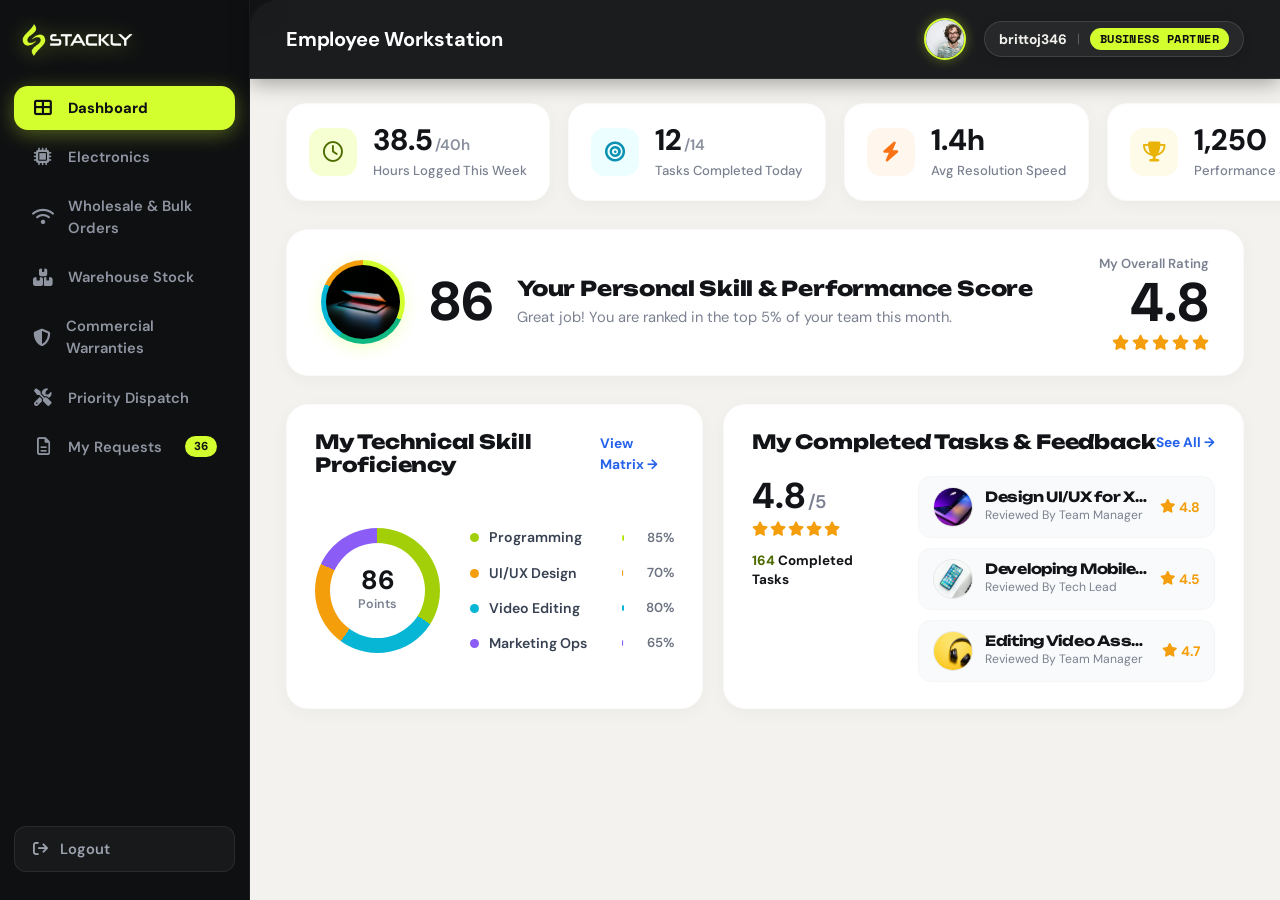
<file: b2b-dashboard.html>
<!DOCTYPE html>
<html lang="en">
<head>
<meta charset="UTF-8">
<meta name="viewport" content="width=device-width, initial-scale=1.0">
<title>Business Partner Workstation — Stackly Electronics</title>
<meta name="description" content="Stackly B2B Business Partner Workstation and Performance Dashboard.">

<!-- Bootstrap 5 & Font Awesome 6 -->
<link href="https://cdn.jsdelivr.net/npm/bootstrap@5.3.3/dist/css/bootstrap.min.css" rel="stylesheet">
<link rel="stylesheet" href="https://cdnjs.cloudflare.com/ajax/libs/font-awesome/6.5.2/css/all.min.css">
<!-- Google Fonts -->
<link rel="preconnect" href="https://fonts.googleapis.com">
<link href="https://fonts.googleapis.com/css2?family=Unbounded:wght@400;500;600;700;800&family=DM+Sans:ital,wght@0,400;0,500;0,600;0,700;1,400&family=Space+Mono:wght@400;700&display=swap" rel="stylesheet">

<link rel="stylesheet" href="assets/css/stackly.css">

<style>
/* ==========================================================================
   B2B Business Partner Workstation - Reference Implementation
   Exact layout, styling, cards, typography, alignment & colors
   ========================================================================== */

:root {
  --b2b-sidebar-bg: #0f1012;
  --b2b-sidebar-text: #9ca3af;
  --b2b-topbar-bg: #0f1012;
  --b2b-canvas-bg: #f3f2ee;
  --b2b-card-bg: #ffffff;
  --b2b-text-dark: #0f1012;
  --b2b-text-muted: #6b6e75;
  --b2b-volt: #d4ff2e;
  --b2b-volt-deep: #a3cf08;
  --b2b-ink: #0f1012;
  --b2b-ink-2: #17181b;
  --b2b-gold: #f59e0b;
}

body.b2b-body {
  margin: 0;
  padding: 0;
  background-color: var(--b2b-sidebar-bg);
  font-family: 'DM Sans', sans-serif;
  color: var(--b2b-text-dark);
  min-height: 100vh;
  overflow-x: hidden;
}

/* Layout Container */
.b2b-app {
  display: flex;
  min-height: 100vh;
  background-color: var(--b2b-sidebar-bg);
}

/* --------------------------------------------------
   LEFT SIDEBAR
   -------------------------------------------------- */
.b2b-sidebar {
  width: 250px;
  min-width: 250px;
  background-color: var(--b2b-sidebar-bg);
  color: var(--b2b-sidebar-text);
  display: flex;
  flex-direction: column;
  position: fixed;
  top: 0;
  left: 0;
  height: 100vh;
  overflow-y: auto;
  z-index: 100;
  border-right: 1px solid rgba(243, 242, 238, 0.06);
  transition: transform 0.3s cubic-bezier(0.2, 0.9, 0.3, 1);
}

.b2b-sidebar::-webkit-scrollbar {
  width: 4px;
}

.b2b-sidebar::-webkit-scrollbar-thumb {
  background: rgba(212, 255, 46, 0.2);
  border-radius: 4px;
}

/* Sidebar Brand Header */
.b2b-brand-box {
  padding: 24px 22px 20px 22px;
  display: flex;
  align-items: center;
  gap: 12px;
  text-decoration: none;
}

.b2b-brand-logo {
  height: 28px;
  width: auto;
  object-fit: contain;
}

.b2b-brand-name {
  font-family: 'Unbounded', sans-serif;
  font-size: 1.15rem;
  font-weight: 800;
  letter-spacing: 0.04em;
  color: #ffffff;
  margin: 0;
}

/* Sidebar Navigation */
.b2b-nav {
  list-style: none;
  padding: 10px 14px;
  margin: 0;
  display: flex;
  flex-direction: column;
  gap: 5px;
  flex-grow: 1;
}

.b2b-nav-item {
  width: 100%;
}

.b2b-nav-link {
  display: flex;
  align-items: center;
  gap: 14px;
  padding: 11px 18px;
  border-radius: 14px;
  color: #8f94a1;
  text-decoration: none;
  font-weight: 600;
  font-size: 0.92rem;
  transition: all 0.25s ease;
  position: relative;
  cursor: pointer;
}

.b2b-nav-link i {
  font-size: 1.1rem;
  width: 22px;
  text-align: center;
  transition: transform 0.2s ease;
}

.b2b-nav-link:hover {
  color: #ffffff;
  background-color: rgba(255, 255, 255, 0.06);
}

.b2b-nav-link:hover i {
  transform: scale(1.1);
  color: var(--b2b-volt);
}

/* Active Dashboard Item - Signature Volt Green Pill */
.b2b-nav-link.active {
  background-color: var(--b2b-volt) !important;
  color: var(--b2b-ink) !important;
  box-shadow: 0 4px 20px rgba(212, 255, 46, 0.35);
  font-weight: 800;
}

.b2b-nav-link.active i {
  color: var(--b2b-ink) !important;
}

.b2b-nav-link.active .b2b-pill-badge {
  background-color: var(--b2b-ink) !important;
  color: var(--b2b-volt) !important;
}

/* Badge for My Requests */
.b2b-pill-badge {
  margin-left: auto;
  background-color: var(--b2b-volt);
  color: var(--b2b-ink);
  font-size: 0.72rem;
  font-weight: 800;
  padding: 2px 9px;
  border-radius: 20px;
  letter-spacing: 0.02em;
  transition: all 0.2s ease;
}

/* Logout Button */
.b2b-logout-wrap {
  padding: 18px 14px 28px 14px;
}

.b2b-logout-btn {
  display: flex;
  align-items: center;
  gap: 12px;
  padding: 11px 18px;
  border-radius: 12px;
  background: rgba(255, 255, 255, 0.04);
  border: 1px solid rgba(255, 255, 255, 0.08);
  color: #9ca3af;
  text-decoration: none;
  font-weight: 600;
  font-size: 0.92rem;
  transition: all 0.25s ease;
}

.b2b-logout-btn:hover {
  background: rgba(212, 255, 46, 0.12);
  color: var(--b2b-volt);
  border-color: rgba(212, 255, 46, 0.3);
  box-shadow: 0 4px 14px rgba(212, 255, 46, 0.15);
}

/* --------------------------------------------------
   MAIN CONTENT WRAPPER
   -------------------------------------------------- */
.b2b-main-wrapper {
  flex-grow: 1;
  display: flex;
  flex-direction: column;
  background-color: var(--b2b-sidebar-bg);
  margin-left: 250px;
  min-width: 0;
  position: relative;
}

/* Topbar (Stable Sticky Navbar on Scroll) */
.b2b-topbar {
  position: fixed;
  top: 0;
  left: 250px;
  right: 0;
  z-index: 105;
  background-color: rgba(15, 16, 18, 0.95);
  backdrop-filter: blur(18px);
  -webkit-backdrop-filter: blur(18px);
  padding: 18px 36px;
  display: flex;
  align-items: center;
  justify-content: space-between;
  border-bottom: 1px solid rgba(255, 255, 255, 0.08);
  box-shadow: 0 4px 20px rgba(0, 0, 0, 0.35);
  transition: all 0.25s ease;
}

.b2b-topbar.scrolled {
  box-shadow: 0 10px 30px rgba(0, 0, 0, 0.65);
  border-bottom-color: rgba(212, 255, 46, 0.35);
  background-color: rgba(12, 13, 16, 0.98);
}

.b2b-topbar-title {
  color: #ffffff;
  font-family: 'DM Sans', sans-serif;
  font-size: 1.25rem;
  font-weight: 700;
  margin: 0;
  letter-spacing: -0.01em;
}

.b2b-topbar-right {
  display: flex;
  align-items: center;
  gap: 18px;
}

/* Theme toggle sun button */
.b2b-theme-btn {
  width: 40px;
  height: 40px;
  border-radius: 50%;
  background-color: #ffffff;
  border: none;
  color: #121417;
  display: flex;
  align-items: center;
  justify-content: center;
  font-size: 1.05rem;
  cursor: pointer;
  box-shadow: 0 2px 10px rgba(0, 0, 0, 0.2);
  transition: transform 0.2s ease;
}

.b2b-theme-btn:hover {
  transform: scale(1.06);
}

/* User Greeting text */
.b2b-user-greeting {
  font-size: 0.92rem;
  color: #8f94a1;
  font-weight: 500;
}

.b2b-user-email-highlight {
  color: var(--b2b-volt);
  font-weight: 700;
}

/* Avatar with volt border */
.b2b-avatar-wrap {
  width: 42px;
  height: 42px;
  border-radius: 50%;
  border: 2px solid var(--b2b-volt);
  box-shadow: 0 0 12px rgba(212, 255, 46, 0.35);
  overflow: hidden;
  display: flex;
  align-items: center;
  justify-content: center;
  background-color: #1b1e24;
}

.b2b-avatar-img {
  width: 100%;
  height: 100%;
  object-fit: cover;
}

/* User Role & Name Badge in Topbar */
.b2b-user-badge {
  display: inline-flex;
  align-items: center;
  gap: 10px;
  padding: 6px 14px;
  background: rgba(255, 255, 255, 0.05);
  border: 1px solid rgba(255, 255, 255, 0.12);
  border-radius: 50px;
  box-shadow: 0 2px 10px rgba(0, 0, 0, 0.2);
}

.b2b-badge-username {
  color: #f3f2ee;
  font-weight: 700;
  font-size: 0.86rem;
  letter-spacing: -0.01em;
}

.b2b-badge-divider {
  color: rgba(255, 255, 255, 0.25);
  font-size: 0.8rem;
}

.b2b-badge-role {
  background: var(--b2b-volt);
  color: var(--b2b-ink);
  padding: 2px 10px;
  border-radius: 20px;
  font-size: 0.72rem;
  font-weight: 800;
  letter-spacing: 0.04em;
  text-transform: uppercase;
  font-family: 'Space Mono', monospace;
}

/* --------------------------------------------------
   CANVAS AREA & TAB PANES
   -------------------------------------------------- */
.b2b-canvas {
  background-color: var(--b2b-canvas-bg);
  flex-grow: 1;
  border-top-left-radius: 28px;
  padding: 110px 36px 40px 36px;
  padding-top: max(110px, calc(var(--b2b-topbar-h, 85px) + 24px));
  display: flex;
  flex-direction: column;
}

/* Tab Panes */
.b2b-tab-pane { display: none !important; }

.b2b-tab-pane.active { display: flex !important; flex-direction: column; gap: 28px; animation: b2bFadeIn 0.35s ease; }

@keyframes b2bFadeIn {
  from { opacity: 0; transform: translateY(6px); }
  to { opacity: 1; transform: translateY(0); }
}

/* --------------------------------------------------
   CARD & HOVER STYLES
   -------------------------------------------------- */
.b2b-kpi-grid {
  display: grid;
  grid-template-columns: repeat(4, 1fr);
  gap: 18px;
}

.b2b-kpi-card {
  background: var(--b2b-card-bg);
  border-radius: 20px;
  padding: 20px 22px;
  display: flex;
  align-items: center;
  gap: 16px;
  box-shadow: 0 4px 18px rgba(0, 0, 0, 0.035);
  border: 1px solid rgba(0, 0, 0, 0.02);
  transition: transform 0.3s cubic-bezier(0.2, 0.9, 0.3, 1), box-shadow 0.3s ease, border-color 0.3s ease;
  cursor: default;
}

.b2b-kpi-card:hover,
.stat-card-hover:hover {
  transform: translateY(-4px);
  box-shadow: 0 12px 28px rgba(15, 16, 18, 0.08), 0 0 18px rgba(212, 255, 46, 0.15);
  border-color: rgba(182, 224, 0, 0.45);
}

.b2b-kpi-icon-wrap {
  width: 48px;
  height: 48px;
  border-radius: 14px;
  display: flex;
  align-items: center;
  justify-content: center;
  font-size: 1.25rem;
  flex-shrink: 0;
  transition: transform 0.25s ease;
}

.b2b-kpi-card:hover .b2b-kpi-icon-wrap {
  transform: scale(1.08);
}

.b2b-kpi-icon-pink,
.b2b-kpi-icon-volt {
  background: rgba(212, 255, 46, 0.22);
  color: #4e6b00;
}

.b2b-kpi-icon-coral,
.b2b-kpi-icon-cyan {
  background: #ecfeff;
  color: #0891b2;
}

.b2b-kpi-icon-amber {
  background: #fff7ed;
  color: #f97316;
}

.b2b-kpi-icon-gold {
  background: #fefce8;
  color: #eab308;
}

.b2b-kpi-icon-purple {
  background: #f5f3ff;
  color: #7c3aed;
}

.b2b-kpi-content {
  display: flex;
  flex-direction: column;
  min-width: 0;
}

.b2b-kpi-stat {
  font-family: 'DM Sans', sans-serif;
  font-size: 1.85rem;
  font-weight: 800;
  color: #121417;
  line-height: 1.1;
  display: flex;
  align-items: baseline;
  gap: 2px;
}

.b2b-kpi-stat small {
  font-size: 0.95rem;
  font-weight: 600;
  color: #8a909d;
}

.b2b-kpi-label {
  font-size: 0.82rem;
  font-weight: 500;
  color: #7b8190;
  margin-top: 4px;
  white-space: nowrap;
}

/* Buttons in Cards - Stackly Signature Volt Pill Buttons */
.b2b-btn-action {
  display: inline-flex;
  align-items: center;
  justify-content: center;
  gap: 8px;
  padding: 9px 20px;
  border-radius: 50px;
  background: var(--b2b-volt);
  color: var(--b2b-ink);
  font-weight: 800;
  font-size: 0.84rem;
  text-decoration: none;
  border: 1px solid transparent;
  transition: all 0.25s cubic-bezier(0.2, 0.9, 0.3, 1);
  box-shadow: 0 4px 14px rgba(212, 255, 46, 0.35);
}

.b2b-btn-action:hover {
  background: #e4ff68;
  color: var(--b2b-ink);
  transform: translateY(-2px);
  box-shadow: 0 8px 22px rgba(182, 224, 0, 0.55);
}

.b2b-btn-ghost {
  display: inline-flex;
  align-items: center;
  justify-content: center;
  gap: 8px;
  padding: 8px 14px;
  border-radius: 10px;
  background: #f1f3f7;
  color: #374151;
  font-weight: 700;
  font-size: 0.82rem;
  text-decoration: none;
  border: 1px solid rgba(0, 0, 0, 0.05);
  transition: all 0.25s ease;
}

.b2b-btn-ghost:hover {
  background: #e5e7eb;
  color: #111827;
  transform: translateY(-2px);
}

/* --------------------------------------------------
   HERO SCORE CARD (Row 2 in Dashboard)
   -------------------------------------------------- */
.b2b-hero-card {
  background: var(--b2b-card-bg);
  border-radius: 22px;
  padding: 24px 34px;
  display: flex;
  align-items: center;
  justify-content: space-between;
  box-shadow: 0 4px 18px rgba(0, 0, 0, 0.035);
  border: 1px solid rgba(0, 0, 0, 0.02);
  transition: transform 0.3s ease, box-shadow 0.3s ease;
}

.b2b-hero-card:hover {
  transform: translateY(-3px);
  box-shadow: 0 10px 26px rgba(0, 0, 0, 0.06);
}

.b2b-hero-left {
  display: flex;
  align-items: center;
  gap: 24px;
}

.b2b-score-ring {
  width: 84px;
  height: 84px;
  border-radius: 50%;
  background: conic-gradient(#d4ff2e 0deg 115deg, #10b981 115deg 215deg, #06b6d4 215deg 295deg, #f59e0b 295deg 360deg);
  padding: 5px;
  display: flex;
  align-items: center;
  justify-content: center;
  flex-shrink: 0;
  box-shadow: 0 4px 16px rgba(212, 255, 46, 0.25);
}

.b2b-score-ring-inner {
  width: 100%;
  height: 100%;
  border-radius: 50%;
  overflow: hidden;
  background: #ffffff;
}

.b2b-score-ring-inner img {
  width: 100%;
  height: 100%;
  object-fit: cover;
}

.b2b-hero-score-val {
  font-size: 3.4rem;
  font-weight: 800;
  color: #121417;
  line-height: 1;
}

.b2b-hero-info {
  display: flex;
  flex-direction: column;
}

.b2b-hero-title {
  font-size: 1.28rem;
  font-weight: 800;
  color: #121417;
  margin: 0 0 5px 0;
  letter-spacing: -0.01em;
}

.b2b-hero-sub {
  font-size: 0.92rem;
  color: #7b8190;
  margin: 0;
}

.b2b-hero-right {
  display: flex;
  flex-direction: column;
  align-items: flex-end;
}

.b2b-rating-label {
  font-size: 0.82rem;
  font-weight: 600;
  color: #7b8190;
  margin-bottom: 2px;
}

.b2b-rating-val {
  font-size: 3.4rem;
  font-weight: 800;
  color: #121417;
  line-height: 1;
}

.b2b-rating-stars {
  color: var(--b2b-gold);
  font-size: 0.95rem;
  display: flex;
  gap: 3px;
  margin-top: 5px;
}

/* --------------------------------------------------
   SPLIT PANEL CARDS (Row 3 & Content Tabs)
   -------------------------------------------------- */
.b2b-split-grid {
  display: grid;
  grid-template-columns: 1fr 1fr;
  gap: 20px;
}

.b2b-panel-card {
  background: var(--b2b-card-bg);
  border-radius: 22px;
  padding: 26px 28px;
  box-shadow: 0 4px 18px rgba(0, 0, 0, 0.035);
  border: 1px solid rgba(0, 0, 0, 0.02);
  display: flex;
  flex-direction: column;
  transition: transform 0.3s ease, box-shadow 0.3s ease;
}

.b2b-panel-card:hover {
  transform: translateY(-3px);
  box-shadow: 0 10px 24px rgba(0, 0, 0, 0.06);
}

.b2b-panel-header {
  display: flex;
  align-items: center;
  justify-content: space-between;
  margin-bottom: 22px;
}

.b2b-panel-title {
  font-size: 1.22rem;
  font-weight: 800;
  color: #121417;
  margin: 0;
  letter-spacing: -0.01em;
}

.b2b-panel-link {
  font-size: 0.86rem;
  font-weight: 700;
  color: #2563eb;
  text-decoration: none;
  transition: opacity 0.2s;
}

.b2b-panel-link:hover {
  text-decoration: underline;
  color: #1d4ed8;
}

/* Donut Chart Gauge */
.b2b-skills-body {
  display: flex;
  align-items: center;
  gap: 30px;
  flex-grow: 1;
}

.b2b-donut-gauge {
  width: 125px;
  height: 125px;
  border-radius: 50%;
  background: conic-gradient(
    #a3cf08 0% 34%,
    #06b6d4 34% 60%,
    #f59e0b 60% 82%,
    #8b5cf6 82% 100%
  );
  display: flex;
  align-items: center;
  justify-content: center;
  flex-shrink: 0;
  position: relative;
}

.b2b-donut-gauge::after {
  content: '';
  position: absolute;
  width: 95px;
  height: 95px;
  border-radius: 50%;
  background: #ffffff;
}

.b2b-donut-inner-content {
  position: relative;
  z-index: 2;
  text-align: center;
  display: flex;
  flex-direction: column;
}

.b2b-donut-points {
  font-size: 1.65rem;
  font-weight: 800;
  color: #121417;
  line-height: 1;
}

.b2b-donut-label {
  font-size: 0.78rem;
  font-weight: 600;
  color: #7b8190;
  margin-top: 2px;
}

/* Skill Progress Bars */
.b2b-skills-list {
  display: flex;
  flex-direction: column;
  gap: 14px;
  flex-grow: 1;
}

.b2b-skill-row {
  display: flex;
  align-items: center;
  gap: 12px;
}

.b2b-skill-name-wrap {
  display: flex;
  align-items: center;
  gap: 10px;
  width: 140px;
  flex-shrink: 0;
}

.b2b-dot {
  width: 9px;
  height: 9px;
  border-radius: 50%;
  display: inline-block;
}

.b2b-dot-red,
.b2b-dot-volt { background: #a3cf08; }
.b2b-dot-amber { background: #f59e0b; }
.b2b-dot-cyan { background: #06b6d4; }
.b2b-dot-purple { background: #8b5cf6; }

.b2b-skill-name {
  font-size: 0.88rem;
  font-weight: 600;
  color: #374151;
}

.b2b-bar-track {
  flex-grow: 1;
  height: 6px;
  background: #f1f3f7;
  border-radius: 10px;
  overflow: hidden;
  position: relative;
}

.b2b-bar-fill {
  height: 100%;
  border-radius: 10px;
  transition: width 1s ease-in-out;
}

.b2b-bar-red,
.b2b-bar-volt { background: linear-gradient(90deg, #d4ff2e, #a3cf08); }
.b2b-bar-amber { background: #f59e0b; }
.b2b-bar-cyan { background: #06b6d4; }
.b2b-bar-purple { background: #8b5cf6; }

.b2b-skill-pct {
  font-size: 0.82rem;
  font-weight: 600;
  color: #6b7280;
  width: 38px;
  text-align: right;
  flex-shrink: 0;
}

/* Feedback Box */
.b2b-feedback-body {
  display: flex;
  gap: 26px;
  flex-grow: 1;
}

.b2b-feedback-summary {
  width: 140px;
  flex-shrink: 0;
  display: flex;
  flex-direction: column;
}

.b2b-feedback-score {
  font-size: 2.25rem;
  font-weight: 800;
  color: #121417;
  line-height: 1.1;
  display: flex;
  align-items: baseline;
  gap: 2px;
}

.b2b-feedback-score small {
  font-size: 1.15rem;
  font-weight: 600;
  color: #7b8190;
}

.b2b-feedback-stars {
  color: var(--b2b-gold);
  font-size: 0.9rem;
  display: flex;
  gap: 2px;
  margin: 6px 0 16px 0;
}

.b2b-completed-count {
  font-size: 0.84rem;
  font-weight: 700;
  color: #121417;
  line-height: 1.4;
}

.b2b-completed-count span.red,
.b2b-completed-count span.volt {
  color: #4e6b00;
  font-weight: 800;
}

.b2b-feedback-list {
  display: flex;
  flex-direction: column;
  gap: 10px;
  flex-grow: 1;
}

.b2b-feedback-item {
  background: #f9fafb;
  border-radius: 14px;
  padding: 10px 14px;
  display: flex;
  align-items: center;
  justify-content: space-between;
  gap: 12px;
  border: 1px solid rgba(0, 0, 0, 0.02);
  transition: all 0.2s;
}

.b2b-feedback-item:hover {
  background: #f3f4f6;
  transform: translateX(3px);
}

.b2b-item-left {
  display: flex;
  align-items: center;
  gap: 12px;
  min-width: 0;
}

.b2b-item-thumb {
  width: 40px;
  height: 40px;
  border-radius: 50%;
  object-fit: cover;
  flex-shrink: 0;
  border: 1px solid rgba(0, 0, 0, 0.08);
}

.b2b-item-info {
  display: flex;
  flex-direction: column;
  min-width: 0;
}

.b2b-item-title {
  font-size: 0.88rem;
  font-weight: 700;
  color: #121417;
  white-space: nowrap;
  overflow: hidden;
  text-overflow: ellipsis;
  margin: 0;
}

.b2b-item-reviewer {
  font-size: 0.76rem;
  color: #7b8190;
  margin: 0;
  white-space: nowrap;
}

.b2b-item-rating {
  color: var(--b2b-gold);
  font-size: 0.86rem;
  font-weight: 700;
  display: flex;
  align-items: center;
  gap: 4px;
  flex-shrink: 0;
}

/* --------------------------------------------------
   TABLES & GEAR GRIDS FOR NEW TABS
   -------------------------------------------------- */
.b2b-table-wrap {
  width: 100%;
  overflow-x: auto;
}

.b2b-table {
  width: 100%;
  border-collapse: collapse;
  font-size: 0.88rem;
}

.b2b-table th {
  padding: 12px 16px;
  text-align: left;
  font-weight: 700;
  color: #6b7280;
  border-bottom: 1px solid #e5e7eb;
  font-size: 0.78rem;
  text-transform: uppercase;
  letter-spacing: 0.04em;
}

.b2b-table td {
  padding: 14px 16px;
  border-bottom: 1px solid #f1f3f7;
  color: #1f2937;
  vertical-align: middle;
}

.b2b-table tr {
  transition: background 0.2s ease;
}

.b2b-table tr:hover {
  background-color: #f9fafb;
}

.b2b-status-pill {
  display: inline-flex;
  align-items: center;
  gap: 6px;
  padding: 4px 10px;
  border-radius: 20px;
  font-size: 0.75rem;
  font-weight: 700;
}

.b2b-status-success { background: #ecfdf5; color: #059669; }
.b2b-status-warning { background: #fffbeb; color: #d97706; }
.b2b-status-info { background: #eff6ff; color: #2563eb; }

/* Product Cards Grid */
.b2b-product-grid {
  display: grid;
  grid-template-columns: repeat(4, 1fr);
  gap: 18px;
}

.b2b-product-card {
  background: #ffffff;
  border-radius: 18px;
  padding: 16px;
  border: 1px solid rgba(0, 0, 0, 0.04);
  display: flex;
  flex-direction: column;
  transition: transform 0.3s cubic-bezier(0.2, 0.9, 0.3, 1), box-shadow 0.3s ease;
}

.b2b-product-card:hover {
  transform: translateY(-4px);
  box-shadow: 0 10px 24px rgba(15, 16, 18, 0.08), 0 0 16px rgba(212, 255, 46, 0.15);
  border-color: rgba(182, 224, 0, 0.45);
}

.b2b-product-img-wrap {
  width: 100%;
  height: 140px;
  border-radius: 12px;
  background: #f8fafc;
  display: flex;
  align-items: center;
  justify-content: center;
  overflow: hidden;
  margin-bottom: 12px;
}

.b2b-product-img-wrap img {
  max-height: 85%;
  max-width: 85%;
  object-fit: contain;
  transition: transform 0.3s ease;
}

.b2b-product-card:hover .b2b-product-img-wrap img {
  transform: scale(1.06);
}

.b2b-product-title {
  font-size: 0.94rem;
  font-weight: 700;
  color: #111827;
  margin: 0 0 4px 0;
}

.b2b-product-sub {
  font-size: 0.78rem;
  color: #6b7280;
  margin-bottom: 12px;
  line-height: 1.3;
}

.b2b-product-foot {
  display: flex;
  align-items: center;
  justify-content: space-between;
  margin-top: auto;
  padding-top: 10px;
  border-top: 1px solid #f3f4f6;
}

.b2b-product-price {
  font-weight: 800;
  font-size: 1.1rem;
  color: #111827;
}


/* Mobile Navigation & Toggle Components */
.b2b-mobile-toggle {
  display: none;
  background: #15161c;
  border: 1px solid rgba(243, 242, 238, 0.08);
  color: #d5d8e2;
  width: 40px;
  height: 40px;
  border-radius: 10px;
  align-items: center;
  justify-content: center;
  cursor: pointer;
  transition: all 0.2s ease;
  flex-shrink: 0;
}
.b2b-mobile-toggle:hover {
  color: var(--b2b-volt);
  border-color: rgba(212, 255, 46, 0.3);
  background: rgba(255, 255, 255, 0.06);
}
.b2b-mobile-logo {
  display: none;
  align-items: center;
  justify-content: center;
  padding: 6px 12px;
  background: rgba(255, 255, 255, 0.05);
  border: 1px solid rgba(212, 255, 46, 0.28);
  border-radius: 12px;
  text-decoration: none;
  flex-shrink: 0;
}
.b2b-mobile-logo img {
  height: 26px;
  width: auto;
  display: block;
  filter: drop-shadow(0 0 6px rgba(212, 255, 46, 0.35));
}
.b2b-topbar-left {
  display: flex;
  align-items: center;
  gap: 12px;
  flex-wrap: wrap;
  min-width: 0;
}
.b2b-overlay {
  position: fixed;
  inset: 0;
  background: rgba(0, 0, 0, 0.65);
  backdrop-filter: blur(2px);
  -webkit-backdrop-filter: blur(2px);
  z-index: 105;
  display: none;
}
.b2b-overlay.active {
  display: block;
}

/* Responsive adjustments */
@media (max-width: 1200px) {
  .b2b-kpi-grid,
  .b2b-product-grid {
    grid-template-columns: repeat(2, 1fr);
  }
  .b2b-split-grid {
    grid-template-columns: 1fr;
  }
}

@media (max-width: 992px) {
  .b2b-sidebar {
    position: fixed;
    left: 0;
    top: 0;
    height: 100vh;
    width: 260px;
    min-width: 260px;
    transform: translateX(-100%);
    transition: transform 0.3s cubic-bezier(0.2, 0.9, 0.3, 1);
    z-index: 110;
    box-shadow: 0 0 60px rgba(0, 0, 0, 0.85);
  }
  .b2b-sidebar.open {
    transform: translateX(0);
  }
  .b2b-mobile-toggle {
    display: flex;
  }
  .b2b-mobile-logo {
    display: flex;
  }
  .b2b-main-wrapper {
    margin-left: 0;
    width: 100%;
    min-width: 0;
  }
  .b2b-topbar {
    left: 0;
    right: 0;
    padding: 14px 20px;
    gap: 12px;
  }
  .b2b-canvas {
    border-top-left-radius: 0;
    padding: 130px 20px 40px 20px;
    padding-top: max(130px, calc(var(--b2b-topbar-h, 95px) + 24px));
  }
  .b2b-hero-card {
    flex-direction: column;
    align-items: flex-start;
    gap: 18px;
  }
  .b2b-hero-right {
    align-items: flex-start;
  }
  .b2b-skills-body,
  .b2b-feedback-body {
    flex-direction: column;
  }
}

@media (max-width: 576px) {
  .b2b-topbar {
    left: 0;
    right: 0;
    padding: 12px 14px;
    flex-direction: column;
    align-items: stretch;
    gap: 10px;
  }
  .b2b-topbar-left {
    width: 100%;
    display: flex;
    align-items: center;
    gap: 10px;
    flex-wrap: wrap;
  }
  .b2b-topbar-title {
    font-size: 1.15rem;
    line-height: 1.25;
    word-break: break-word;
  }
  .b2b-topbar-right {
    width: 100%;
    display: flex;
    align-items: center;
    justify-content: flex-start;
    gap: 10px;
    flex-wrap: wrap;
  }
  .b2b-user-badge {
    padding: 6px 12px;
    max-width: 100%;
    flex-wrap: wrap;
    gap: 6px;
    box-sizing: border-box;
  }
  .b2b-canvas {
    padding: 185px 14px 40px 14px;
    padding-top: max(185px, calc(var(--b2b-topbar-h, 155px) + 20px));
    border-top-left-radius: 0;
  }
  .b2b-kpi-grid {
    grid-template-columns: 1fr;
    gap: 14px;
    margin-bottom: 18px;
  }
  .b2b-kpi-card {
    padding: 16px 18px;
    border-radius: 16px;
    overflow: visible;
  }
  .b2b-kpi-content {
    flex: 1 1 auto;
    min-width: 0;
  }
  .b2b-kpi-stat {
    font-size: 1.55rem;
    line-height: 1.15;
  }
  .b2b-kpi-label {
    font-size: 0.82rem;
    white-space: normal;
    word-break: break-word;
  }
  .b2b-hero-card {
    padding: 18px 16px;
    border-radius: 18px;
    gap: 16px;
  }
  .b2b-hero-left {
    display: grid;
    grid-template-columns: auto 1fr;
    grid-template-rows: auto auto;
    align-items: center;
    gap: 10px 14px;
    width: 100%;
  }
  .b2b-score-ring {
    grid-column: 1;
    grid-row: 1;
    width: 64px;
    height: 64px;
    flex-shrink: 0;
  }
  .b2b-hero-score-val {
    grid-column: 2;
    grid-row: 1;
    font-size: 2.8rem;
    line-height: 1;
  }
  .b2b-hero-info {
    grid-column: 1 / -1;
    grid-row: 2;
    width: 100%;
  }
  .b2b-hero-title {
    font-size: 1.15rem;
    line-height: 1.3;
    word-break: normal;
    overflow-wrap: break-word;
  }
  .b2b-hero-sub {
    font-size: 0.82rem;
  }
  .b2b-hero-right {
    width: 100%;
    flex-direction: row;
    align-items: center;
    justify-content: space-between;
    border-top: 1px solid rgba(0, 0, 0, 0.06);
    padding-top: 12px;
  }
  .dark-mode .b2b-hero-right {
    border-top-color: rgba(255, 255, 255, 0.08);
  }
  .b2b-rating-val {
    font-size: 1.4rem;
  }
  .b2b-product-grid {
    grid-template-columns: 1fr;
    gap: 14px;
  }
  .b2b-panel-card {
    padding: 18px 16px;
    border-radius: 16px;
  }
  .b2b-split-grid {
    grid-template-columns: 1fr;
    gap: 16px;
  }
  .b2b-table-wrap {
    overflow-x: auto;
    -webkit-overflow-scrolling: touch;
    width: 100%;
  }
}

</style>
</head>
<body class="b2b-body">

<div class="b2b-app">
  <div class="b2b-overlay" id="b2bOverlay"></div>

  <!-- ==================== LEFT SIDEBAR ==================== -->
  <aside class="b2b-sidebar" id="b2bSidebar">
    
    <!-- Brand Header -->
    <a href="index.html" class="b2b-brand-box" title="Return to Stackly Home" style="display:flex;align-items:center;padding:24px 22px 20px;text-decoration:none;">
      <img src="logo_volt_white.webp" alt="Stackly" class="b2b-brand-logo" style="height:32px;width:auto;display:block;filter:drop-shadow(0 2px 10px rgba(212,255,46,0.4));">
    </a>

    <!-- Navigation Menu with 6 Workstation Tabs -->
    <ul class="b2b-nav">
      <li class="b2b-nav-item">
        <a href="#dashboard" class="b2b-nav-link active" data-tab-nav="dashboard">
          <i class="fa-solid fa-table-cells-large"></i>
          <span>Dashboard</span>
        </a>
      </li>
      <li class="b2b-nav-item">
        <a href="#electronics" class="b2b-nav-link" data-tab-nav="electronics">
          <i class="fa-solid fa-microchip"></i>
          <span>Electronics</span>
        </a>
      </li>
      <li class="b2b-nav-item">
        <a href="#smartgear" class="b2b-nav-link" data-tab-nav="smartgear">
          <i class="fa-solid fa-wifi"></i>
          <span>Wholesale &amp; Bulk Orders</span>
        </a>
      </li>
      <li class="b2b-nav-item">
        <a href="#inventory" class="b2b-nav-link" data-tab-nav="inventory">
          <i class="fa-solid fa-boxes-stacked"></i>
          <span>Warehouse Stock</span>
        </a>
      </li>
      <li class="b2b-nav-item">
        <a href="#warranties" class="b2b-nav-link" data-tab-nav="warranties">
          <i class="fa-solid fa-shield-halved"></i>
          <span>Commercial Warranties</span>
        </a>
      </li>
      <li class="b2b-nav-item">
        <a href="#serviceorders" class="b2b-nav-link" data-tab-nav="serviceorders">
          <i class="fa-solid fa-screwdriver-wrench"></i>
          <span>Priority Dispatch</span>
        </a>
      </li>
      <li class="b2b-nav-item">
        <a href="#requests" class="b2b-nav-link" data-tab-nav="requests">
          <i class="fa-regular fa-file-lines"></i>
          <span>My Requests</span>
          <span class="b2b-pill-badge">36</span>
        </a>
      </li>
    </ul>

    <!-- Bottom Logout -->
    <div class="b2b-logout-wrap">
      <a href="login.html" class="b2b-logout-btn" id="b2bLogoutBtn">
        <i class="fa-solid fa-arrow-right-from-bracket"></i>
        <span>Logout</span>
      </a>
    </div>

  </aside>

  <!-- ==================== MAIN CONTENT WRAPPER ==================== -->
  <div class="b2b-main-wrapper">
    
    <!-- Topbar Header -->
    <header class="b2b-topbar">
      <div class="b2b-topbar-left">
        <button class="b2b-mobile-toggle" id="b2bMobileToggle" aria-label="Toggle menu">
          <i class="fa-solid fa-bars"></i>
        </button>
        <a href="index.html" class="b2b-mobile-logo" aria-label="Stackly Home">
          <img src="logo_volt_white.webp" alt="Stackly">
        </a>
        <h2 class="b2b-topbar-title" id="b2bHeaderTitle">Employee Workstation</h2>
      </div>

      <div class="b2b-topbar-right">
        <!-- Avatar with Volt Glow Ring -->
        <div class="b2b-avatar-wrap" title="Partner Profile">
          <img src="assets/images/team-theo-alvarez.webp" alt="Avatar" class="b2b-avatar-img" id="userAvatarImg">
        </div>

        <!-- User Role and Name Badge -->
        <div class="b2b-user-badge" id="b2bUserBadge" title="Signed in Partner">
          <span class="b2b-badge-username" id="b2bUserName">brittoj346</span>
          <span class="b2b-badge-divider">|</span>
          <span class="b2b-badge-role" id="b2bUserRole">Business Partner</span>
        </div>
      </div>
    </header>

    <!-- Canvas (Off-white Body) -->
    <main class="b2b-canvas">

      <!-- ==================== TAB 1: DASHBOARD ==================== -->
      <div class="b2b-tab-pane active" id="pane-dashboard">
        
        <!-- Row 1: 4 KPI Cards -->
        <section class="b2b-kpi-grid">
          
          <div class="b2b-kpi-card stat-card-hover">
            <div class="b2b-kpi-icon-wrap b2b-kpi-icon-volt">
              <i class="fa-regular fa-clock"></i>
            </div>
            <div class="b2b-kpi-content">
              <div class="b2b-kpi-stat"><span class="stat-counter" data-target="38.5" data-decimals="1">0</span><small>/40h</small></div>
              <div class="b2b-kpi-label">Hours Logged This Week</div>
            </div>
          </div>

          <div class="b2b-kpi-card stat-card-hover">
            <div class="b2b-kpi-icon-wrap b2b-kpi-icon-cyan">
              <i class="fa-solid fa-bullseye"></i>
            </div>
            <div class="b2b-kpi-content">
              <div class="b2b-kpi-stat"><span class="stat-counter" data-target="12">0</span><small>/14</small></div>
              <div class="b2b-kpi-label">Tasks Completed Today</div>
            </div>
          </div>

          <div class="b2b-kpi-card stat-card-hover">
            <div class="b2b-kpi-icon-wrap b2b-kpi-icon-amber">
              <i class="fa-solid fa-bolt"></i>
            </div>
            <div class="b2b-kpi-content">
              <div class="b2b-kpi-stat"><span class="stat-counter" data-target="1.4" data-suffix="h" data-decimals="1">0</span></div>
              <div class="b2b-kpi-label">Avg Resolution Speed</div>
            </div>
          </div>

          <div class="b2b-kpi-card stat-card-hover">
            <div class="b2b-kpi-icon-wrap b2b-kpi-icon-gold">
              <i class="fa-solid fa-trophy"></i>
            </div>
            <div class="b2b-kpi-content">
              <div class="b2b-kpi-stat"><span class="stat-counter" data-target="1250">0</span></div>
              <div class="b2b-kpi-label">Performance Score Pts</div>
            </div>
          </div>

        </section>

        <!-- Row 2: Hero Performance Card -->
        <section class="b2b-hero-card stat-card-hover">
          <div class="b2b-hero-left">
            <div class="b2b-score-ring">
              <div class="b2b-score-ring-inner">
                <img src="assets/images/about-testing-lab.webp" alt="Workstation Lab">
              </div>
            </div>
            <div class="b2b-hero-score-val"><span class="stat-counter" data-target="86">0</span></div>
            <div class="b2b-hero-info">
              <h3 class="b2b-hero-title">Your Personal Skill &amp; Performance Score</h3>
              <p class="b2b-hero-sub">Great job! You are ranked in the top 5% of your team this month.</p>
            </div>
          </div>

          <div class="b2b-hero-right">
            <div class="b2b-rating-label">My Overall Rating</div>
            <div class="b2b-rating-val"><span class="stat-counter" data-target="4.8" data-decimals="1">0</span></div>
            <div class="b2b-rating-stars">
              <i class="fa-solid fa-star"></i>
              <i class="fa-solid fa-star"></i>
              <i class="fa-solid fa-star"></i>
              <i class="fa-solid fa-star"></i>
              <i class="fa-solid fa-star"></i>
            </div>
          </div>
        </section>

        <!-- Row 3: Bottom Split Cards -->
        <section class="b2b-split-grid">
          
          <div class="b2b-panel-card stat-card-hover">
            <div class="b2b-panel-header">
              <h4 class="b2b-panel-title">My Technical Skill Proficiency</h4>
              <a href="404.html" class="b2b-panel-link">View Matrix &rarr;</a>
            </div>

            <div class="b2b-skills-body">
              <div class="b2b-donut-gauge">
                <div class="b2b-donut-inner-content">
                  <span class="b2b-donut-points"><span class="stat-counter" data-target="86">0</span></span>
                  <span class="b2b-donut-label">Points</span>
                </div>
              </div>

              <div class="b2b-skills-list">
                <div class="b2b-skill-row">
                  <div class="b2b-skill-name-wrap">
                    <span class="b2b-dot b2b-dot-volt"></span>
                    <span class="b2b-skill-name">Programming</span>
                  </div>
                  <div class="b2b-bar-track">
                    <div class="b2b-bar-fill b2b-bar-volt" style="width: 85%;"></div>
                  </div>
                  <span class="b2b-skill-pct">85%</span>
                </div>

                <div class="b2b-skill-row">
                  <div class="b2b-skill-name-wrap">
                    <span class="b2b-dot b2b-dot-amber"></span>
                    <span class="b2b-skill-name">UI/UX Design</span>
                  </div>
                  <div class="b2b-bar-track">
                    <div class="b2b-bar-fill b2b-bar-amber" style="width: 70%;"></div>
                  </div>
                  <span class="b2b-skill-pct">70%</span>
                </div>

                <div class="b2b-skill-row">
                  <div class="b2b-skill-name-wrap">
                    <span class="b2b-dot b2b-dot-cyan"></span>
                    <span class="b2b-skill-name">Video Editing</span>
                  </div>
                  <div class="b2b-bar-track">
                    <div class="b2b-bar-fill b2b-bar-cyan" style="width: 80%;"></div>
                  </div>
                  <span class="b2b-skill-pct">80%</span>
                </div>

                <div class="b2b-skill-row">
                  <div class="b2b-skill-name-wrap">
                    <span class="b2b-dot b2b-dot-purple"></span>
                    <span class="b2b-skill-name">Marketing Ops</span>
                  </div>
                  <div class="b2b-bar-track">
                    <div class="b2b-bar-fill b2b-bar-purple" style="width: 65%;"></div>
                  </div>
                  <span class="b2b-skill-pct">65%</span>
                </div>
              </div>
            </div>
          </div>

          <div class="b2b-panel-card stat-card-hover">
            <div class="b2b-panel-header">
              <h4 class="b2b-panel-title">My Completed Tasks &amp; Feedback</h4>
              <a href="404.html" class="b2b-panel-link">See All &rarr;</a>
            </div>

            <div class="b2b-feedback-body">
              <div class="b2b-feedback-summary">
                <div class="b2b-feedback-score"><span class="stat-counter" data-target="4.8" data-decimals="1">0</span><small>/5</small></div>
                <div class="b2b-feedback-stars">
                  <i class="fa-solid fa-star"></i>
                  <i class="fa-solid fa-star"></i>
                  <i class="fa-solid fa-star"></i>
                  <i class="fa-solid fa-star"></i>
                  <i class="fa-solid fa-star"></i>
                </div>
                <div class="b2b-completed-count">
                  <span class="red"><span class="stat-counter" data-target="164">0</span></span> Completed Tasks
                </div>
              </div>

              <div class="b2b-feedback-list">
                <div class="b2b-feedback-item">
                  <div class="b2b-item-left">
                    <img src="assets/images/product-10-forge-laptop.webp" alt="Workstation" class="b2b-item-thumb">
                    <div class="b2b-item-info">
                      <h5 class="b2b-item-title">Design UI/UX for X Co...</h5>
                      <p class="b2b-item-reviewer">Reviewed By Team Manager</p>
                    </div>
                  </div>
                  <div class="b2b-item-rating">
                    <i class="fa-solid fa-star"></i> 4.8
                  </div>
                </div>

                <div class="b2b-feedback-item">
                  <div class="b2b-item-left">
                    <img src="assets/images/product-02-nova-smartphone.webp" alt="Mobile Gear" class="b2b-item-thumb">
                    <div class="b2b-item-info">
                      <h5 class="b2b-item-title">Developing Mobile App ...</h5>
                      <p class="b2b-item-reviewer">Reviewed By Tech Lead</p>
                    </div>
                  </div>
                  <div class="b2b-item-rating">
                    <i class="fa-solid fa-star"></i> 4.5
                  </div>
                </div>

                <div class="b2b-feedback-item">
                  <div class="b2b-item-left">
                    <img src="assets/images/product-01-aura-headphones.webp" alt="Studio Audio" class="b2b-item-thumb">
                    <div class="b2b-item-info">
                      <h5 class="b2b-item-title">Editing Video Assets</h5>
                      <p class="b2b-item-reviewer">Reviewed By Team Manager</p>
                    </div>
                  </div>
                  <div class="b2b-item-rating">
                    <i class="fa-solid fa-star"></i> 4.7
                  </div>
                </div>
              </div>
            </div>
          </div>

        </section>

      </div>

      <!-- ==================== TAB 2: ELECTRONICS ==================== -->
      <div class="b2b-tab-pane" id="pane-electronics">
        
        <!-- Top 4 Electronics KPI Cards with Counters & Hover -->
        <section class="b2b-kpi-grid">
          <div class="b2b-kpi-card stat-card-hover">
            <div class="b2b-kpi-icon-wrap b2b-kpi-icon-volt"><i class="fa-solid fa-mobile-screen"></i></div>
            <div class="b2b-kpi-content">
              <div class="b2b-kpi-stat"><span class="stat-counter" data-target="842">0</span><small> SKUs</small></div>
              <div class="b2b-kpi-label">Smartphones &amp; Mobile</div>
            </div>
          </div>

          <div class="b2b-kpi-card stat-card-hover">
            <div class="b2b-kpi-icon-wrap b2b-kpi-icon-cyan"><i class="fa-solid fa-laptop"></i></div>
            <div class="b2b-kpi-content">
              <div class="b2b-kpi-stat"><span class="stat-counter" data-target="524">0</span><small> Units</small></div>
              <div class="b2b-kpi-label">Computing &amp; Laptops</div>
            </div>
          </div>

          <div class="b2b-kpi-card stat-card-hover">
            <div class="b2b-kpi-icon-wrap b2b-kpi-icon-amber"><i class="fa-solid fa-headphones"></i></div>
            <div class="b2b-kpi-content">
              <div class="b2b-kpi-stat"><span class="stat-counter" data-target="712">0</span><small> Sets</small></div>
              <div class="b2b-kpi-label">Audio &amp; ANC Gear</div>
            </div>
          </div>

          <div class="b2b-kpi-card stat-card-hover">
            <div class="b2b-kpi-icon-wrap b2b-kpi-icon-gold"><i class="fa-solid fa-camera"></i></div>
            <div class="b2b-kpi-content">
              <div class="b2b-kpi-stat"><span class="stat-counter" data-target="286">0</span><small> Kits</small></div>
              <div class="b2b-kpi-label">Cameras &amp; Studio 4K</div>
            </div>
          </div>
        </section>

        <!-- Split Grid: Category Volume Breakdown & Top Electronics Products Table -->
        <section class="b2b-split-grid">
          
          <div class="b2b-panel-card stat-card-hover">
            <div class="b2b-panel-header">
              <h4 class="b2b-panel-title">Revenue by Electronics Line</h4>
              <a href="404.html" class="b2b-btn-action">View Analytics &rarr;</a>
            </div>

            <div class="b2b-skills-list">
              <div class="b2b-skill-row">
                <div class="b2b-skill-name-wrap"><span class="b2b-dot b2b-dot-volt"></span><span class="b2b-skill-name">Studio Audio (34%)</span></div>
                <div class="b2b-bar-track"><div class="b2b-bar-fill b2b-bar-volt" style="width: 34%;"></div></div>
                <span class="b2b-skill-pct">$288k</span>
              </div>
              <div class="b2b-skill-row">
                <div class="b2b-skill-name-wrap"><span class="b2b-dot b2b-dot-amber"></span><span class="b2b-skill-name">Smartphones (28%)</span></div>
                <div class="b2b-bar-track"><div class="b2b-bar-fill b2b-bar-amber" style="width: 28%;"></div></div>
                <span class="b2b-skill-pct">$237k</span>
              </div>
              <div class="b2b-skill-row">
                <div class="b2b-skill-name-wrap"><span class="b2b-dot b2b-dot-cyan"></span><span class="b2b-skill-name">Laptops &amp; PC (22%)</span></div>
                <div class="b2b-bar-track"><div class="b2b-bar-fill b2b-bar-cyan" style="width: 22%;"></div></div>
                <span class="b2b-skill-pct">$186k</span>
              </div>
              <div class="b2b-skill-row">
                <div class="b2b-skill-name-wrap"><span class="b2b-dot b2b-dot-purple"></span><span class="b2b-skill-name">Cameras &amp; 4K (16%)</span></div>
                <div class="b2b-bar-track"><div class="b2b-bar-fill b2b-bar-purple" style="width: 16%;"></div></div>
                <span class="b2b-skill-pct">$135k</span>
              </div>
            </div>

            <div class="d-flex justify-content-between align-items-center mt-4 pt-3 border-top">
              <div>
                <span class="text-muted d-block" style="font-size:0.75rem;">TOTAL VOLUME</span>
                <b class="fs-5">$847,290</b>
              </div>
              <a href="404.html" class="b2b-btn-ghost">Export Report</a>
            </div>
          </div>

          <div class="b2b-panel-card stat-card-hover">
            <div class="b2b-panel-header">
              <h4 class="b2b-panel-title">Top Selling Hardware</h4>
              <a href="404.html" class="b2b-btn-action">Download Specs</a>
            </div>

            <div class="b2b-table-wrap">
              <table class="b2b-table">
                <thead>
                  <tr>
                    <th>Device</th>
                    <th>Units</th>
                    <th>Status</th>
                    <th>Action</th>
                  </tr>
                </thead>
                <tbody>
                  <tr>
                    <td><b>Aura Max Headphones</b></td>
                    <td><span class="stat-counter" data-target="1420">0</span></td>
                    <td><span class="b2b-status-pill b2b-status-success">In Stock</span></td>
                    <td><a href="404.html" class="b2b-btn-ghost" style="padding:4px 10px;font-size:0.75rem;">Order Batch</a></td>
                  </tr>
                  <tr>
                    <td><b>Nova X Pro 5G</b></td>
                    <td><span class="stat-counter" data-target="840">0</span></td>
                    <td><span class="b2b-status-pill b2b-status-success">In Stock</span></td>
                    <td><a href="404.html" class="b2b-btn-ghost" style="padding:4px 10px;font-size:0.75rem;">Order Batch</a></td>
                  </tr>
                  <tr>
                    <td><b>Zenbook Air 14</b></td>
                    <td><span class="stat-counter" data-target="310">0</span></td>
                    <td><span class="b2b-status-pill b2b-status-warning">Low Stock</span></td>
                    <td><a href="404.html" class="b2b-btn-ghost" style="padding:4px 10px;font-size:0.75rem;">Fast Reorder</a></td>
                  </tr>
                </tbody>
              </table>
            </div>
          </div>

        </section>

        <!-- Electronics Flagship Showcase Grid -->
        <section class="b2b-panel-card stat-card-hover">
          <div class="b2b-panel-header">
            <h4 class="b2b-panel-title">Flagship Electronics Catalog</h4>
            <a href="404.html" class="b2b-btn-action">Open Electronics Portal &rarr;</a>
          </div>

          <div class="b2b-product-grid">
            <div class="b2b-product-card stat-card-hover">
              <div class="b2b-product-img-wrap"><img src="assets/images/product-01-aura-headphones.webp" alt="Aura Max"></div>
              <h5 class="b2b-product-title">Aura Max ANC</h5>
              <p class="b2b-product-sub">40mm titanium drivers · 40h battery</p>
              <div class="b2b-product-foot">
                <span class="b2b-product-price">$349</span>
                <a href="404.html" class="b2b-btn-action" style="padding:5px 12px;font-size:0.75rem;">Order PO</a>
              </div>
            </div>

            <div class="b2b-product-card stat-card-hover">
              <div class="b2b-product-img-wrap"><img src="assets/images/product-02-nova-smartphone.webp" alt="Nova X Pro"></div>
              <h5 class="b2b-product-title">Nova X Pro 5G</h5>
              <p class="b2b-product-sub">120Hz LTPO OLED · 200MP Triple Cam</p>
              <div class="b2b-product-foot">
                <span class="b2b-product-price">$899</span>
                <a href="404.html" class="b2b-btn-action" style="padding:5px 12px;font-size:0.75rem;">Order PO</a>
              </div>
            </div>

            <div class="b2b-product-card stat-card-hover">
              <div class="b2b-product-img-wrap"><img src="assets/images/product-03-zenbook-laptop.webp" alt="Zenbook Air 14"></div>
              <h5 class="b2b-product-title">Zenbook Air 14</h5>
              <p class="b2b-product-sub">M3 Pro chip · 32GB RAM · 18h battery</p>
              <div class="b2b-product-foot">
                <span class="b2b-product-price">$1,299</span>
                <a href="404.html" class="b2b-btn-action" style="padding:5px 12px;font-size:0.75rem;">Order PO</a>
              </div>
            </div>

            <div class="b2b-product-card stat-card-hover">
              <div class="b2b-product-img-wrap"><img src="assets/images/product-06-frame-camera.webp" alt="Frame Mirrorless"></div>
              <h5 class="b2b-product-title">Frame 4K Camera</h5>
              <p class="b2b-product-sub">48MP full-frame · Dual slots · IBIS</p>
              <div class="b2b-product-foot">
                <span class="b2b-product-price">$1,499</span>
                <a href="404.html" class="b2b-btn-action" style="padding:5px 12px;font-size:0.75rem;">Order PO</a>
              </div>
            </div>
          </div>
        </section>

      </div>

      <!-- ==================== TAB 3: SMART GEAR ==================== -->
      <div class="b2b-tab-pane" id="pane-smartgear">
        
        <section class="b2b-kpi-grid">
          <div class="b2b-kpi-card stat-card-hover">
            <div class="b2b-kpi-icon-wrap b2b-kpi-icon-volt"><i class="fa-solid fa-house-signal"></i></div>
            <div class="b2b-kpi-content">
              <div class="b2b-kpi-stat"><span class="stat-counter" data-target="468">0</span><small> Hubs</small></div>
              <div class="b2b-kpi-label">Smart Home Nodes</div>
            </div>
          </div>

          <div class="b2b-kpi-card stat-card-hover">
            <div class="b2b-kpi-icon-wrap b2b-kpi-icon-cyan"><i class="fa-solid fa-stopwatch-20"></i></div>
            <div class="b2b-kpi-content">
              <div class="b2b-kpi-stat"><span class="stat-counter" data-target="392">0</span><small> Active</small></div>
              <div class="b2b-kpi-label">Wearable Sensors</div>
            </div>
          </div>

          <div class="b2b-kpi-card stat-card-hover">
            <div class="b2b-kpi-icon-wrap b2b-kpi-icon-amber"><i class="fa-solid fa-gamepad"></i></div>
            <div class="b2b-kpi-content">
              <div class="b2b-kpi-stat"><span class="stat-counter" data-target="624">0</span><small> Rigs</small></div>
              <div class="b2b-kpi-label">Gaming &amp; VR Hardware</div>
            </div>
          </div>

          <div class="b2b-kpi-card stat-card-hover">
            <div class="b2b-kpi-icon-wrap b2b-kpi-icon-gold"><i class="fa-solid fa-robot"></i></div>
            <div class="b2b-kpi-content">
              <div class="b2b-kpi-stat"><span class="stat-counter" data-target="156">0</span><small> Units</small></div>
              <div class="b2b-kpi-label">AI Automation Gear</div>
            </div>
          </div>
        </section>

        <!-- Drop Campaigns & Smart Promo Codes -->
        <section class="b2b-split-grid">
          <div class="b2b-panel-card stat-card-hover">
            <div class="b2b-panel-header">
              <h4 class="b2b-panel-title">Active Drop Campaign · 40% Off</h4>
              <span class="b2b-status-pill b2b-status-info">Active</span>
            </div>
            <p class="text-muted" style="font-size:0.86rem;">Global B2B wholesale promotion for enterprise workstations &amp; fleet bundles.</p>
            
            <div class="row g-3 my-2">
              <div class="col-6">
                <div class="p-3 bg-light rounded-3">
                  <span class="text-muted d-block small">CAMPAIGN SPEND</span>
                  <b class="fs-5">$<span class="stat-counter" data-target="12400">0</span></b>
                </div>
              </div>
              <div class="col-6">
                <div class="p-3 bg-light rounded-3">
                  <span class="text-muted d-block small">ATTRIBUTED REVENUE</span>
                  <b class="fs-5 text-success">$<span class="stat-counter" data-target="68200">0</span></b>
                </div>
              </div>
            </div>

            <div class="mt-3">
              <a href="404.html" class="b2b-btn-action w-100">Manage Campaign &rarr;</a>
            </div>
          </div>

          <div class="b2b-panel-card stat-card-hover">
            <div class="b2b-panel-header">
              <h4 class="b2b-panel-title">B2B Promo &amp; Discount Vouchers</h4>
              <a href="404.html" class="b2b-btn-action">Add Voucher</a>
            </div>

            <div class="d-flex flex-column gap-2">
              <div class="p-3 bg-light rounded-3 d-flex justify-content-between align-items-center">
                <div>
                  <b class="text-danger font-monospace">VOLT40</b>
                  <div class="text-muted small">40% Off Smart Gear Drops</div>
                </div>
                <a href="404.html" class="b2b-btn-ghost">Apply Deal</a>
              </div>

              <div class="p-3 bg-light rounded-3 d-flex justify-content-between align-items-center">
                <div>
                  <b class="text-danger font-monospace">STACKLYB2B</b>
                  <div class="text-muted small">Corporate Net-30 Facility</div>
                </div>
                <a href="404.html" class="b2b-btn-ghost">Apply Deal</a>
              </div>
            </div>
          </div>
        </section>

      </div>

      <!-- ==================== TAB 4: INVENTORY ==================== -->
      <div class="b2b-tab-pane" id="pane-inventory">
        
        <section class="b2b-kpi-grid">
          <div class="b2b-kpi-card stat-card-hover">
            <div class="b2b-kpi-icon-wrap b2b-kpi-icon-volt"><i class="fa-solid fa-barcode"></i></div>
            <div class="b2b-kpi-content">
              <div class="b2b-kpi-stat"><span class="stat-counter" data-target="124">0</span><small> Lines</small></div>
              <div class="b2b-kpi-label">Active SKUs In Stock</div>
            </div>
          </div>

          <div class="b2b-kpi-card stat-card-hover">
            <div class="b2b-kpi-icon-wrap b2b-kpi-icon-cyan"><i class="fa-solid fa-warehouse"></i></div>
            <div class="b2b-kpi-content">
              <div class="b2b-kpi-stat"><span class="stat-counter" data-target="3420">0</span><small> Units</small></div>
              <div class="b2b-kpi-label">Total Warehouse Units</div>
            </div>
          </div>

          <div class="b2b-kpi-card stat-card-hover">
            <div class="b2b-kpi-icon-wrap b2b-kpi-icon-amber"><i class="fa-solid fa-triangle-exclamation"></i></div>
            <div class="b2b-kpi-content">
              <div class="b2b-kpi-stat"><span class="stat-counter" data-target="2">0</span><small> Alerts</small></div>
              <div class="b2b-kpi-label">Low Stock Reorders</div>
            </div>
          </div>

          <div class="b2b-kpi-card stat-card-hover">
            <div class="b2b-kpi-icon-wrap b2b-kpi-icon-gold"><i class="fa-solid fa-truck-ramp-box"></i></div>
            <div class="b2b-kpi-content">
              <div class="b2b-kpi-stat"><span class="stat-counter" data-target="14">0</span><small> Bench</small></div>
              <div class="b2b-kpi-label">RMA Testing Units</div>
            </div>
          </div>
        </section>

        <!-- Fleet Inventory Table -->
        <section class="b2b-panel-card stat-card-hover">
          <div class="b2b-panel-header">
            <h4 class="b2b-panel-title">Stackly Device Inventory &amp; Hardware Status</h4>
            <a href="404.html" class="b2b-btn-action"><i class="fa-solid fa-plus me-1"></i> Restock All</a>
          </div>

          <div class="b2b-table-wrap">
            <table class="b2b-table">
              <thead>
                <tr>
                  <th>Device Model</th>
                  <th>Category</th>
                  <th>SKU</th>
                  <th>Stock Units</th>
                  <th>Health Status</th>
                  <th>Action</th>
                </tr>
              </thead>
              <tbody>
                <tr>
                  <td><b>Aura Max Headphones</b></td>
                  <td>Audio</td>
                  <td><span class="font-monospace">STK-AUR-MAX</span></td>
                  <td><b><span class="stat-counter" data-target="142">0</span> units</b></td>
                  <td><span class="b2b-status-pill b2b-status-success">Optimal</span></td>
                  <td><a href="404.html" class="b2b-btn-ghost" style="padding:4px 10px;font-size:0.75rem;">Restock</a></td>
                </tr>
                <tr>
                  <td><b>Nova X Pro 5G</b></td>
                  <td>Mobile</td>
                  <td><span class="font-monospace">STK-NOV-XPRO</span></td>
                  <td><b><span class="stat-counter" data-target="86">0</span> units</b></td>
                  <td><span class="b2b-status-pill b2b-status-success">100% Certified</span></td>
                  <td><a href="404.html" class="b2b-btn-ghost" style="padding:4px 10px;font-size:0.75rem;">Restock</a></td>
                </tr>
                <tr>
                  <td><b>Zenbook Air 14</b></td>
                  <td>Computing</td>
                  <td><span class="font-monospace">STK-ZEN-AIR14</span></td>
                  <td><b class="text-warning"><span class="stat-counter" data-target="34">0</span> units</b></td>
                  <td><span class="b2b-status-pill b2b-status-warning">Low Stock</span></td>
                  <td><a href="404.html" class="b2b-btn-action" style="padding:4px 10px;font-size:0.75rem;">Fast Reorder</a></td>
                </tr>
                <tr>
                  <td><b>Frame Mirrorless 4K</b></td>
                  <td>Cameras</td>
                  <td><span class="font-monospace">STK-FRM-CAM</span></td>
                  <td><b class="text-danger"><span class="stat-counter" data-target="18">0</span> units</b></td>
                  <td><span class="b2b-status-pill b2b-status-warning">Critical Stock</span></td>
                  <td><a href="404.html" class="b2b-btn-action" style="padding:4px 10px;font-size:0.75rem;">Fast Reorder</a></td>
                </tr>
              </tbody>
            </table>
          </div>
        </section>

      </div>

      <!-- ==================== TAB 5: WARRANTIES ==================== -->
      <div class="b2b-tab-pane" id="pane-warranties">
        
        <section class="b2b-kpi-grid">
          <div class="b2b-kpi-card stat-card-hover">
            <div class="b2b-kpi-icon-wrap b2b-kpi-icon-volt"><i class="fa-solid fa-shield-halved"></i></div>
            <div class="b2b-kpi-content">
              <div class="b2b-kpi-stat"><span class="stat-counter" data-target="1420">0</span><small> Devices</small></div>
              <div class="b2b-kpi-label">Active Protected Units</div>
            </div>
          </div>

          <div class="b2b-kpi-card stat-card-hover">
            <div class="b2b-kpi-icon-wrap b2b-kpi-icon-cyan"><i class="fa-solid fa-file-shield"></i></div>
            <div class="b2b-kpi-content">
              <div class="b2b-kpi-stat"><span class="stat-counter" data-target="48">0</span><small> Cases</small></div>
              <div class="b2b-kpi-label">Active RMA Claims</div>
            </div>
          </div>

          <div class="b2b-kpi-card stat-card-hover">
            <div class="b2b-kpi-icon-wrap b2b-kpi-icon-amber"><i class="fa-solid fa-bolt"></i></div>
            <div class="b2b-kpi-content">
              <div class="b2b-kpi-stat"><span class="stat-counter" data-target="18.2" data-suffix="h" data-decimals="1">0</span></div>
              <div class="b2b-kpi-label">Avg Claim Resolution</div>
            </div>
          </div>

          <div class="b2b-kpi-card stat-card-hover">
            <div class="b2b-kpi-icon-wrap b2b-kpi-icon-gold"><i class="fa-solid fa-award"></i></div>
            <div class="b2b-kpi-content">
              <div class="b2b-kpi-stat"><span class="stat-counter" data-target="98.9" data-suffix="%" data-decimals="1">0%</span></div>
              <div class="b2b-kpi-label">Satisfaction Rating</div>
            </div>
          </div>
        </section>

        <!-- Warranty Coverage & Active Tickets -->
        <section class="b2b-split-grid">
          <div class="b2b-panel-card stat-card-hover">
            <div class="b2b-panel-header">
              <h4 class="b2b-panel-title">Stackly Care Plan Coverage</h4>
              <a href="404.html" class="b2b-btn-action">Upgrade Care</a>
            </div>
            
            <div class="p-3 bg-light rounded-3 mb-3">
              <div class="d-flex justify-content-between align-items-center mb-1">
                <b>2-Year Enterprise Warranty</b>
                <span class="b2b-status-pill b2b-status-success">100% Active</span>
              </div>
              <p class="text-muted small mb-0">Covers manufacturing defects, battery replacements, and priority door-to-door RMA exchange.</p>
            </div>

            <a href="404.html" class="b2b-btn-ghost w-100">Download Warranty Terms PDF</a>
          </div>

          <div class="b2b-panel-card stat-card-hover">
            <div class="b2b-panel-header">
              <h4 class="b2b-panel-title">Active Claim Tickets</h4>
              <a href="404.html" class="b2b-btn-action">New Claim</a>
            </div>

            <div class="b2b-table-wrap">
              <table class="b2b-table">
                <thead>
                  <tr>
                    <th>Claim ID</th>
                    <th>Device</th>
                    <th>Status</th>
                    <th>Action</th>
                  </tr>
                </thead>
                <tbody>
                  <tr>
                    <td><b class="text-danger">CLM-4921</b></td>
                    <td>Forge Pro Workstation</td>
                    <td><span class="b2b-status-pill b2b-status-info">In Repair</span></td>
                    <td><a href="404.html" class="b2b-btn-ghost" style="padding:4px 8px;font-size:0.75rem;">Track</a></td>
                  </tr>
                  <tr>
                    <td><b class="text-danger">CLM-4920</b></td>
                    <td>Nova 5G Enterprise</td>
                    <td><span class="b2b-status-pill b2b-status-success">Resolved</span></td>
                    <td><a href="404.html" class="b2b-btn-ghost" style="padding:4px 8px;font-size:0.75rem;">View</a></td>
                  </tr>
                </tbody>
              </table>
            </div>
          </div>
        </section>

      </div>

      <!-- ==================== TAB 6: SERVICE ORDERS ==================== -->
      <div class="b2b-tab-pane" id="pane-serviceorders">
        
        <section class="b2b-kpi-grid">
          <div class="b2b-kpi-card stat-card-hover">
            <div class="b2b-kpi-icon-wrap b2b-kpi-icon-volt"><i class="fa-solid fa-screwdriver-wrench"></i></div>
            <div class="b2b-kpi-content">
              <div class="b2b-kpi-stat"><span class="stat-counter" data-target="28">0</span><small> Orders</small></div>
              <div class="b2b-kpi-label">Active Workorders</div>
            </div>
          </div>

          <div class="b2b-kpi-card stat-card-hover">
            <div class="b2b-kpi-icon-wrap b2b-kpi-icon-cyan"><i class="fa-solid fa-user-gear"></i></div>
            <div class="b2b-kpi-content">
              <div class="b2b-kpi-stat"><span class="stat-counter" data-target="16">0</span><small> Techs</small></div>
              <div class="b2b-kpi-label">Certified Engineers</div>
            </div>
          </div>

          <div class="b2b-kpi-card stat-card-hover">
            <div class="b2b-kpi-icon-wrap b2b-kpi-icon-amber"><i class="fa-solid fa-circle-check"></i></div>
            <div class="b2b-kpi-content">
              <div class="b2b-kpi-stat"><span class="stat-counter" data-target="42">0</span><small> Passed</small></div>
              <div class="b2b-kpi-label">QA Completed Today</div>
            </div>
          </div>

          <div class="b2b-kpi-card stat-card-hover">
            <div class="b2b-kpi-icon-wrap b2b-kpi-icon-gold"><i class="fa-solid fa-truck-fast"></i></div>
            <div class="b2b-kpi-content">
              <div class="b2b-kpi-stat"><span class="stat-counter" data-target="2.4" data-suffix="h" data-decimals="1">0</span></div>
              <div class="b2b-kpi-label">Avg Diagnostic Turnaround</div>
            </div>
          </div>
        </section>

        <!-- Service Orders Pipeline Table -->
        <section class="b2b-panel-card stat-card-hover">
          <div class="b2b-panel-header">
            <h4 class="b2b-panel-title">Salem Service Center Workorders</h4>
            <a href="404.html" class="b2b-btn-action"><i class="fa-solid fa-plus me-1"></i> New Service Order</a>
          </div>

          <div class="b2b-table-wrap">
            <table class="b2b-table">
              <thead>
                <tr>
                  <th>Order ID</th>
                  <th>Hardware Service</th>
                  <th>Client</th>
                  <th>Technician</th>
                  <th>Status</th>
                  <th>Action</th>
                </tr>
              </thead>
              <tbody>
                <tr>
                  <td><b class="text-danger">SO-8921</b></td>
                  <td>Motherboard Reflow &amp; Diagnostic</td>
                  <td>Apex Studio Inc.</td>
                  <td>Elias Ward</td>
                  <td><span class="b2b-status-pill b2b-status-info">In Workshop</span></td>
                  <td><a href="404.html" class="b2b-btn-ghost" style="padding:4px 10px;font-size:0.75rem;">View Order</a></td>
                </tr>
                <tr>
                  <td><b class="text-danger">SO-8920</b></td>
                  <td>OLED Screen Calibration</td>
                  <td>Horizon Corp</td>
                  <td>Mira Chen</td>
                  <td><span class="b2b-status-pill b2b-status-success">Quality Passed</span></td>
                  <td><a href="404.html" class="b2b-btn-ghost" style="padding:4px 10px;font-size:0.75rem;">View Order</a></td>
                </tr>
                <tr>
                  <td><b class="text-danger">SO-8919</b></td>
                  <td>ANC Mic Array Realignment</td>
                  <td>Vortex Media</td>
                  <td>Theo Alvarez</td>
                  <td><span class="b2b-status-pill b2b-status-success">Dispatched</span></td>
                  <td><a href="404.html" class="b2b-btn-ghost" style="padding:4px 10px;font-size:0.75rem;">View Order</a></td>
                </tr>
              </tbody>
            </table>
          </div>
        </section>

      </div>

      <!-- ==================== TAB 7: MY REQUESTS ==================== -->
      <div class="b2b-tab-pane" id="pane-requests">
        <section class="b2b-panel-card stat-card-hover">
          <div class="b2b-panel-header">
            <h4 class="b2b-panel-title">Pending B2B Wholesale Requests</h4>
            <a href="404.html" class="b2b-btn-action">Create New Request</a>
          </div>
          <p class="text-muted">You have 36 wholesale &amp; partner procurement requests currently being processed by the Stackly Enterprise Desk.</p>
          <div class="mt-3">
            <a href="404.html" class="b2b-btn-action">Go to Request Center &rarr;</a>
          </div>
        </section>
      </div>

    </main>

  </div>

</div>

<!-- Bootstrap JS -->
<script src="https://cdn.jsdelivr.net/npm/bootstrap@5.3.3/dist/js/bootstrap.bundle.min.js"></script>

<script>
  // Workstation Tab Titles
  const TAB_TITLES = {
    dashboard: 'Employee Workstation',
    electronics: 'Electronics Workstation',
    smartgear: 'Wholesale & Bulk Orders',
    inventory: 'Warehouse Stock',
    warranties: 'Commercial Warranties',
    serviceorders: 'Priority Dispatch',
    requests: 'My Requests Workstation'
  };

  // Numerical Counter Animation Engine
  function animateCounters(container) {
    const parent = container || document;
    const counters = parent.querySelectorAll('.stat-counter');
    counters.forEach(c => {
      const target = parseFloat(c.dataset.target || 0);
      const prefix = c.dataset.prefix || '';
      const suffix = c.dataset.suffix || '';
      const decimals = c.dataset.decimals ? parseInt(c.dataset.decimals) : 0;
      const duration = 1000;
      const startTime = performance.now();

      function update(now) {
        const elapsed = now - startTime;
        const progress = Math.min(elapsed / duration, 1);
        const ease = progress === 1 ? 1 : 1 - Math.pow(2, -10 * progress);
        const current = ease * target;

        let formatted = current.toLocaleString('en-US', {
          minimumFractionDigits: decimals,
          maximumFractionDigits: decimals
        });
        c.textContent = prefix + formatted + suffix;

        if (progress < 1) requestAnimationFrame(update);
      }
      requestAnimationFrame(update);
    });
  }


  // Dynamic sync for fixed topbar height to ensure starting content is never hidden on any device
  function syncB2BTopbarOffset() {
    const topbar = document.querySelector('.b2b-topbar');
    const canvas = document.querySelector('.b2b-canvas');
    if (topbar && canvas) {
      const h = topbar.offsetHeight;
      if (h > 0) {
        document.documentElement.style.setProperty('--b2b-topbar-h', `${h}px`);
        const extra = window.innerWidth <= 576 ? 18 : 24;
        canvas.style.paddingTop = `${h + extra}px`;
      }
    }
  }

  // Workstation Tab Switcher
  function switchB2BTab(tabKey) {
    if (!tabKey) return;
    const targetPane = document.getElementById(`pane-${tabKey}`);
    if (!targetPane) {
      const dash = document.getElementById('pane-dashboard');
      if (dash) dash.classList.add('active');
      return;
    }

    const navLinks = document.querySelectorAll('.b2b-nav-link[data-tab-nav]');
    const tabPanes = document.querySelectorAll('.b2b-tab-pane');
    const headerTitle = document.getElementById('b2bHeaderTitle');

    // Update active nav link
    navLinks.forEach(link => {
      if (link.getAttribute('data-tab-nav') === tabKey) {
        link.classList.add('active');
      } else {
        link.classList.remove('active');
      }
    });

    // Toggle panes
    tabPanes.forEach(pane => {
      pane.classList.remove('active');
    });

    targetPane.classList.add('active');

    // Update workstation title
    if (headerTitle && typeof TAB_TITLES !== 'undefined' && TAB_TITLES[tabKey]) {
      headerTitle.textContent = TAB_TITLES[tabKey];
    }

    // Keep URL in sync
    try {
      history.replaceState(null, '', `#${tabKey}`);
    } catch (e) {}

    // Animate stats
    if (typeof animateCounters === 'function') {
      animateCounters(targetPane);
    }

    // Scroll to the true top of page so all starting contents & KPI cards are completely visible
    syncB2BTopbarOffset();
    window.scrollTo({ top: 0, behavior: 'smooth' });
  }

  // Expose globally for inline fallbacks
  window.switchB2BTab = switchB2BTab;

  // Global Event Delegation for Tab Switching
  document.addEventListener('click', function(e) {
    const link = e.target.closest('.b2b-nav-link[data-tab-nav]');
    if (link) {
      e.preventDefault();
      const tabKey = link.getAttribute('data-tab-nav');
      if (tabKey) {
        switchB2BTab(tabKey);
      }
    }
  });

  // URL Hash Synchronizer
  function checkInitialHash() {
    const rawHash = (location.hash || '').replace('#', '').toLowerCase();
    if (rawHash && document.getElementById(`pane-${rawHash}`)) {
      switchB2BTab(rawHash);
      window.scrollTo(0, 0);
    } else {
      const activePane = document.querySelector('.b2b-tab-pane.active') || document.getElementById('pane-dashboard');
      if (activePane) {
        if (typeof animateCounters === 'function') {
          animateCounters(activePane);
        }
        if (activePane.id) {
          const key = activePane.id.replace('pane-', '');
          document.querySelectorAll('.b2b-nav-link[data-tab-nav]').forEach(l => l.classList.toggle('active', l.getAttribute('data-tab-nav') === key));
          const headerTitle = document.getElementById('b2bHeaderTitle');
          if (headerTitle && typeof TAB_TITLES !== 'undefined' && TAB_TITLES[key]) {
            headerTitle.textContent = TAB_TITLES[key];
          }
        }
      }
      window.scrollTo(0, 0);
    }
  }
  window.addEventListener('hashchange', checkInitialHash);

  // Mobile drawer navigation controller
  function initB2BMobileMenu() {
    const toggle = document.getElementById('b2bMobileToggle');
    const sidebar = document.getElementById('b2bSidebar');
    const overlay = document.getElementById('b2bOverlay');
    if (!toggle || !sidebar) return;

    document.querySelectorAll('.b2b-nav-link[data-tab-nav]').forEach(link => {
      link.addEventListener('click', () => {
        if (window.innerWidth <= 992) {
          sidebar.classList.remove('open');
          if (overlay) overlay.classList.remove('active');
        }
      });
    });

    toggle.addEventListener('click', (e) => {
      e.stopPropagation();
      sidebar.classList.toggle('open');
      if (overlay) overlay.classList.toggle('active');
    });

    if (overlay) {
      overlay.addEventListener('click', () => {
        sidebar.classList.remove('open');
        overlay.classList.remove('active');
      });
    }

    window.addEventListener('resize', () => {
      if (window.innerWidth > 992) {
        sidebar.classList.remove('open');
        if (overlay) overlay.classList.remove('active');
      }
    }, { passive: true });
  }

  // Initialize Workstation
  function initB2BWorkstation() {
    if ('scrollRestoration' in history) {
      try { history.scrollRestoration = 'manual'; } catch (e) {}
    }
    window.scrollTo(0, 0);
    checkInitialHash();
    initB2BMobileMenu();
    syncB2BTopbarOffset();
    window.addEventListener('resize', syncB2BTopbarOffset, { passive: true });
    window.addEventListener('orientationchange', syncB2BTopbarOffset);
    const topbarEl = document.querySelector('.b2b-topbar');
    if (topbarEl && window.ResizeObserver) {
      new ResizeObserver(() => syncB2BTopbarOffset()).observe(topbarEl);
    }

    // Dynamic User & Role badge from localStorage
    let user = null;
    try {
      user = JSON.parse(localStorage.getItem('stacklyUser'));
    } catch(e) {}

    const storedEmail = localStorage.getItem('stackly_email') || (user && user.email) || 'brittoj346@gmail.com';
    const userNameEl = document.getElementById('b2bUserName');
    const userRoleEl = document.getElementById('b2bUserRole');

    if (userNameEl) {
      let displayName = (user && user.name) || (storedEmail ? storedEmail.split('@')[0] : 'brittoj346');
      userNameEl.textContent = displayName;
    }
    if (userRoleEl) {
      userRoleEl.textContent = 'Business Partner';
    }

    // Hover re-trigger for stat cards
    document.querySelectorAll('.stat-card-hover').forEach(card => {
      let timer;
      card.addEventListener('mouseenter', () => {
        clearTimeout(timer);
        timer = setTimeout(() => {
          const cardCounters = card.querySelectorAll('.stat-counter');
          if (cardCounters.length && typeof animateCounters === 'function') {
            animateCounters(card);
          }
        }, 60);
      });
    });

    // Theme toggle interaction
    const themeBtn = document.getElementById('themeToggleBtn');
    if (themeBtn) {
      themeBtn.addEventListener('click', () => {
        const canvas = document.querySelector('.b2b-canvas');
        if (canvas) {
          canvas.classList.toggle('dark-mode');
        }
      });
    }

    // Logout handling
    const logoutBtn = document.getElementById('b2bLogoutBtn');
    if (logoutBtn) {
      logoutBtn.addEventListener('click', function() {
        try {
          const u = JSON.parse(localStorage.getItem('stacklyUser') || '{}');
          u.loggedIn = false;
          localStorage.setItem('stacklyUser', JSON.stringify(u));
        } catch(err) {}
      });
    }

    // Stable navbar on scroll handler
    const b2bTopbar = document.querySelector('.b2b-topbar');
    if (b2bTopbar) {
      window.addEventListener('scroll', function() {
        b2bTopbar.classList.toggle('scrolled', window.scrollY > 15);
      }, { passive: true });
    }
  }

  // Trigger init immediately or on DOM ready
  if (document.readyState === 'loading') {
    document.addEventListener('DOMContentLoaded', initB2BWorkstation);
  } else {
    initB2BWorkstation();
  }
</script>

</body>
</html>
</file>
<file: assets/css/stackly.css>
:root{
  --porcelain:#f3f2ee;
  --paper:#fbfaf7;
  --ink:#0f1012;
  --ink-2:#17181b;
  --ink-3:#222428;
  --volt:#d4ff2e;
  --volt-deep:#b6e000;
  --grey:#6b6e75;
  --line:rgba(15,16,18,.12);
  --line-d:rgba(243,242,238,.15);
  --shadow:0 30px 60px -28px rgba(15,16,18,.35);
}
*{box-sizing:border-box;}
html{scroll-behavior:smooth;overflow-x:clip;width:100%;max-width:100%;}
section[id]{scroll-margin-top:76px;}
body{background:var(--porcelain);color:var(--ink);font-family:'DM Sans',sans-serif;overflow-x:clip;width:100%;max-width:100%;position:relative;}
@supports not (overflow-x:clip){html,body{overflow-x:hidden;}}
@media(hover:none),(pointer:coarse),(max-width:991px){.cursor-ring,.cursor-dot{display:none!important;}}
::selection{background:var(--volt);color:var(--ink);}
h1,h2,h3,h4,h5,.display{font-family:'Unbounded',sans-serif;font-weight:600;letter-spacing:-.02em;overflow-wrap:break-word;word-break:break-word;}
.mono{font-family:'Space Mono',monospace;}
a{text-decoration:none;color:inherit;}
img{max-width:100%;height:auto;display:block;}
.section-pad{padding:120px 0;}
@media(max-width:768px){.section-pad{padding:72px 0;}}
.dark{background:var(--ink);color:var(--porcelain);}
.muted{color:var(--grey);}
.dark .muted{color:#9a9da5;}

.chip{
  display:inline-flex;align-items:center;gap:8px;font-family:'Space Mono',monospace;font-size:.72rem;font-weight:700;
  letter-spacing:.08em;text-transform:uppercase;padding:7px 14px;border:1px solid var(--line);border-radius:50px;background:var(--paper);
  color:var(--ink);
}
.dark .chip{background:transparent;border-color:var(--line-d);color:var(--porcelain);}
.chip i.dot{width:8px;height:8px;background:var(--volt-deep);border-radius:50%;display:inline-block;}
.dark .chip i.dot{background:var(--volt);}

.btn-volt,.btn-ink,.btn-ghost{
  display:inline-flex;align-items:center;gap:10px;border-radius:50px;font-weight:700;font-size:.9rem;
  padding:15px 30px;border:1px solid transparent;transition:transform .35s cubic-bezier(.2,.9,.3,1),box-shadow .35s,background .3s,color .3s;
}
.btn-volt{background:var(--volt);color:var(--ink);}
.btn-volt:hover{transform:translateY(-3px);box-shadow:0 18px 30px -12px rgba(150,190,0,.6);color:var(--ink);}
.btn-ink{background:var(--ink);color:var(--porcelain);}
.btn-ink:hover{transform:translateY(-3px);box-shadow:0 18px 30px -12px rgba(15,16,18,.5);color:var(--volt);}
.btn-ghost{border-color:var(--line);color:inherit;background:transparent;}
.btn-ghost:hover{border-color:var(--ink);background:var(--ink);color:var(--porcelain);}
.dark .btn-ghost{border-color:var(--line-d);}
.dark .btn-ghost:hover{background:var(--porcelain);color:var(--ink);border-color:var(--porcelain);}
.magnetic{display:inline-block;will-change:transform;}

/* cursor */
.cursor-dot{position:fixed;top:0;left:0;width:12px;height:12px;background:var(--volt);border:1px solid var(--ink);border-radius:50%;pointer-events:none;z-index:9998;transform:translate(-50%,-50%);}
.cursor-ring{position:fixed;top:0;left:0;width:40px;height:40px;border:1px solid var(--ink);border-radius:50%;pointer-events:none;z-index:9997;transform:translate(-50%,-50%);mix-blend-mode:difference;border-color:#fff;}
@media(hover:none){.cursor-dot,.cursor-ring{display:none;}}

/* preloader */
#preloader{position:fixed;inset:0;z-index:9999;background:var(--ink);color:var(--porcelain);display:flex;flex-direction:column;align-items:center;justify-content:center;}
#preloader .pl-mark{font-family:'Unbounded',sans-serif;font-size:2rem;font-weight:700;}
#preloader .pl-mark b{color:var(--volt);}
#preloader .pl-pct{font-family:'Space Mono',monospace;color:var(--volt);margin-top:14px;font-size:.85rem;}
#preloader .pl-bar{width:220px;height:2px;background:rgba(243,242,238,.15);margin-top:14px;}
#preloader .pl-bar i{display:block;height:100%;width:0;background:var(--volt);}

/* NAV */
.navbar-stackly{position:fixed;top:0;left:0;width:100%;z-index:1000;padding:20px 0;transition:all .4s cubic-bezier(.19,1,.22,1);}
.navbar-stackly.scrolled{padding:10px 0;background:rgba(243,242,238,.85);backdrop-filter:blur(16px);border-bottom:1px solid var(--line);}
.brand-mark{font-family:'Unbounded',sans-serif;font-weight:700;font-size:1.35rem;display:flex;align-items:center;gap:8px;color:var(--ink);}
.brand-mark .sq{width:14px;height:14px;background:var(--volt);border:2px solid var(--ink);border-radius:4px;display:inline-block;transform:rotate(12deg);}
.nav-link-stackly{font-size:.88rem;font-weight:600;color:var(--ink)!important;margin:0 12px;padding:6px 0!important;position:relative;}
.nav-link-stackly::after{content:"";position:absolute;left:0;bottom:0;width:0;height:2px;background:var(--ink);transition:width .3s;}
.nav-link-stackly:hover::after,.nav-link-stackly.active::after{width:100%;}
.navbar-toggler{border:none;font-size:1.3rem;color:var(--ink);}
.navbar-toggler:focus{box-shadow:none;}
.nav-actions{display:flex;align-items:center;gap:10px;margin-left:14px;}
.nav-btn{padding:9px 20px;border-radius:50px;font-size:.82rem;font-weight:700;border:1px solid var(--ink);transition:.3s;}
.nav-btn.line{background:transparent;color:var(--ink);}
.nav-btn.line:hover{background:var(--ink);color:var(--porcelain);}
.nav-btn.solid{background:var(--ink);color:var(--porcelain);}
.nav-btn.solid:hover{background:var(--volt);color:var(--ink);}
.cart-btn{position:relative;width:44px;height:44px;border-radius:50%;background:var(--volt);border:1px solid var(--ink);display:flex;align-items:center;justify-content:center;color:var(--ink);cursor:pointer;}
.cart-count{position:absolute;top:-6px;right:-6px;min-width:20px;height:20px;border-radius:10px;background:var(--ink);color:var(--volt);font-size:.68rem;font-weight:700;display:flex;align-items:center;justify-content:center;padding:0 5px;}
/* Scroll lock when mobile navigation is open */
html.nav-open, body.nav-open{overflow:hidden!important;touch-action:none!important;height:100%!important;width:100%!important;}

@media(max-width:991px){
  .navbar-stackly{padding:14px 0;}
  .navbar-brand.brand-mark{position:relative;z-index:1060;}
  .navbar-toggler{position:relative;z-index:1060;width:44px;height:44px;border-radius:50%;background:var(--paper);border:1px solid var(--line);display:inline-flex;align-items:center;justify-content:center;color:var(--ink);transition:all .25s ease;cursor:pointer;}
  .navbar-toggler:focus{box-shadow:none;}
  .navbar-toggler.active{background:var(--ink);color:var(--volt);border-color:var(--ink);}

  /* Fullscreen mobile navigation overlay */
  .navbar-collapse{
    position:fixed!important;inset:0!important;width:100vw!important;height:100vh!important;height:100dvh!important;max-height:100dvh!important;
    background:rgba(243,242,238,.98)!important;backdrop-filter:blur(24px)!important;-webkit-backdrop-filter:blur(24px)!important;
    z-index:1050!important;display:flex!important;flex-direction:column!important;justify-content:center!important;align-items:center!important;
    text-align:center!important;padding:90px 24px 44px!important;margin:0!important;border:none!important;border-radius:0!important;box-shadow:none!important;
    overflow-y:auto!important;-webkit-overflow-scrolling:touch!important;
    opacity:0;visibility:hidden;pointer-events:none;transition:opacity .3s cubic-bezier(.2,.9,.3,1),visibility .3s!important;
  }
  .navbar-collapse.show{opacity:1!important;visibility:visible!important;pointer-events:auto!important;}
  .navbar-collapse.collapsing{
    display:flex!important;flex-direction:column!important;justify-content:center!important;align-items:center!important;
    height:100vh!important;height:100dvh!important;opacity:0!important;transition:opacity .25s ease!important;
  }

  .navbar-collapse .navbar-nav{
    width:100%!important;max-width:320px!important;margin:0 auto 28px!important;
    display:flex!important;flex-direction:column!important;align-items:center!important;justify-content:center!important;gap:12px!important;
  }
  .navbar-collapse .navbar-nav .nav-item{width:100%;text-align:center;}
  .navbar-collapse .nav-link-stackly{
    font-family:'Unbounded',sans-serif!important;font-size:1.25rem!important;font-weight:600!important;
    color:var(--ink)!important;padding:10px 24px!important;margin:0!important;display:inline-block!important;
    border-radius:50px!important;transition:all .25s ease!important;
  }
  .navbar-collapse .nav-link-stackly:hover,.navbar-collapse .nav-link-stackly.active{
    background:var(--volt)!important;color:var(--ink)!important;transform:scale(1.04);
  }
  .navbar-collapse .nav-link-stackly::after{display:none!important;}

  /* Centered mobile action buttons */
  .navbar-collapse .nav-actions{
    width:100%!important;max-width:280px!important;margin:0 auto!important;
    display:flex!important;flex-direction:column!important;gap:12px!important;align-items:stretch!important;
  }
  .navbar-collapse .nav-actions .nav-btn{
    width:100%!important;text-align:center!important;justify-content:center!important;padding:14px 22px!important;
    font-size:.95rem!important;border-radius:50px!important;
  }
}

/* HERO */
.hero{min-height:100vh;padding:130px 0 90px;position:relative;overflow:hidden;display:flex;align-items:center;}
.hero-title{font-size:clamp(2.3rem,5.4vw,4.9rem);line-height:1.04;}
.hero-title em{font-style:normal;background:var(--volt);padding:0 .18em;border-radius:14px;display:inline-block;transform:rotate(-1.5deg);}
.split-line{display:block;overflow:hidden;padding-bottom:.08em;}
.split-line>span{display:inline-block;will-change:transform;}
.hero-sub{font-size:1.08rem;max-width:480px;line-height:1.75;color:var(--grey);}
.hero-meta{display:flex;align-items:center;gap:16px;margin-top:44px;flex-wrap:wrap;}
.avatars{display:flex;}
.avatars img{width:42px;height:42px;border-radius:50%;object-fit:cover;border:3px solid var(--porcelain);margin-left:-12px;}
.avatars img:first-child{margin-left:0;}
.stage{position:relative;padding:20px;}
.stage-blob{position:absolute;width:86%;aspect-ratio:1;border-radius:50%;background:var(--volt);top:50%;left:50%;transform:translate(-50%,-50%);}
.stage-frame{position:relative;border-radius:36px;overflow:hidden;border:1px solid var(--ink);box-shadow:var(--shadow);aspect-ratio:4/4.6;background:#ddd;}
.stage-frame img{width:100%;height:100%;object-fit:cover;}
.float-chip{position:absolute;background:var(--paper);border:1px solid var(--ink);border-radius:16px;padding:12px 16px;font-size:.78rem;font-weight:700;display:flex;align-items:center;gap:10px;box-shadow:var(--shadow);}
.float-chip i{width:30px;height:30px;border-radius:50%;background:var(--volt);display:flex;align-items:center;justify-content:center;font-size:.8rem;}
.float-chip small{display:block;font-weight:500;color:var(--grey);font-size:.68rem;}
.rotor{position:absolute;right:-6px;top:6%;width:104px;height:104px;z-index:5;}
.rotor svg{width:100%;height:100%;animation:spin 14s linear infinite;}
.rotor .ctr{position:absolute;inset:0;display:flex;align-items:center;justify-content:center;font-size:1.3rem;}
@keyframes spin{to{transform:rotate(360deg);}}

@media(max-width:768px){
  .hero{min-height:auto;padding:110px 0 50px;text-align:center;}
  .hero-sub{margin-left:auto;margin-right:auto;}
  .hero-meta{justify-content:center;margin-top:28px;}
  .hero .d-flex{justify-content:center;}
  .stage{padding:10px 0;max-width:340px;margin:30px auto 0;overflow:hidden;}
  .stage-blob{opacity:.35;}
  .float-chip{display:none!important;}
  .rotor{display:none!important;}
}

/* MARQUEE */
.marquee{background:var(--ink);color:var(--porcelain);padding:22px 0;overflow:hidden;border-top:1px solid var(--ink);}
.marquee-track{display:flex;gap:56px;width:max-content;animation:mq 30s linear infinite;align-items:center;}
.marquee-track span{font-family:'Unbounded',sans-serif;font-size:1.25rem;white-space:nowrap;display:inline-flex;align-items:center;gap:56px;}
.marquee-track span::after{content:"✦";color:var(--volt);font-size:1rem;}
@keyframes mq{to{transform:translateX(-50%);}}

/* CATEGORIES */
.cat-pin{position:relative;overflow:hidden;width:100%;max-width:100vw;background:var(--ink);}
.cat-head{padding:60px 20px 24px;}
.cat-track{display:flex;gap:18px;padding:0 20px 50px;overflow-x:auto;scroll-snap-type:x mandatory;-webkit-overflow-scrolling:touch;overscroll-behavior-x:contain;width:100%;max-width:100%;box-sizing:border-box;}
.cat-track::-webkit-scrollbar{display:none;}
.cat-card{position:relative;flex:0 0 calc(100vw - 64px);max-width:320px;height:400px;border-radius:24px;overflow:hidden;scroll-snap-align:center;border:1px solid var(--line-d);background:var(--ink-3);margin:0 auto;}
.cat-card img{position:absolute;inset:0;width:100%;height:100%;object-fit:cover;}
.cat-card::after{content:"";position:absolute;inset:0;background:linear-gradient(0deg,rgba(15,16,18,.88),rgba(15,16,18,0) 55%);}
.cat-info{position:absolute;left:0;right:0;bottom:0;padding:20px;z-index:2;display:flex;justify-content:space-between;align-items:flex-end;gap:12px;}
.cat-info h4{font-size:1.18rem;margin:0 0 4px;overflow-wrap:break-word;line-height:1.2;}
.cat-info span{font-family:'Space Mono',monospace;font-size:.72rem;color:#c5c7cc;}
.cat-arrow{width:42px;height:42px;border-radius:50%;background:var(--volt);color:var(--ink);display:flex;align-items:center;justify-content:center;transition:transform .35s;flex-shrink:0;}
.cat-card:hover .cat-arrow{transform:rotate(-45deg);}
.cat-num{position:absolute;top:20px;left:20px;z-index:2;font-family:'Space Mono',monospace;font-size:.78rem;color:var(--volt);}

@media(max-width:991px){
  .cat-pin{height:auto!important;padding:48px 0 64px!important;overflow:hidden!important;width:100%!important;max-width:100vw!important;background:var(--ink)!important;}
  .cat-head{padding:0 16px 24px!important;text-align:center!important;display:flex!important;flex-direction:column!important;align-items:center!important;justify-content:center!important;}
  .cat-head .chip{margin:0 auto 14px!important;}
  .cat-head h2{text-align:center!important;margin:0 auto!important;max-width:340px!important;font-size:clamp(1.75rem,5.5vw,2.2rem)!important;line-height:1.15!important;}
  .cat-intro{display:none!important;}
  .cat-track{display:grid!important;grid-template-columns:repeat(2,1fr)!important;gap:12px!important;padding:0 14px!important;width:100%!important;max-width:560px!important;margin:0 auto!important;overflow:visible!important;scroll-snap-type:none!important;box-sizing:border-box!important;}
  .cat-card{position:relative!important;flex:none!important;width:100%!important;max-width:100%!important;height:210px!important;border-radius:18px!important;overflow:hidden!important;border:1px solid var(--line-d)!important;background:var(--ink-3)!important;margin:0!important;display:block!important;}
  .cat-card:last-child,.cat-card:nth-of-type(7){grid-column:span 2!important;height:170px!important;}
  .cat-card img{position:absolute!important;inset:0!important;width:100%!important;height:100%!important;object-fit:cover!important;transform:none!important;}
  .cat-card::after{content:""!important;position:absolute!important;inset:0!important;background:linear-gradient(0deg,rgba(15,16,18,.92) 0%,rgba(15,16,18,.4) 60%,rgba(15,16,18,0) 100%)!important;}
  .cat-num{position:absolute!important;top:12px!important;left:12px!important;z-index:2!important;font-size:.72rem!important;color:var(--volt)!important;}
  .cat-info{position:absolute!important;left:0!important;right:0!important;bottom:0!important;padding:12px!important;z-index:2!important;display:flex!important;justify-content:space-between!important;align-items:flex-end!important;gap:8px!important;}
  .cat-info h4{font-size:.92rem!important;margin:0 0 2px!important;line-height:1.2!important;color:var(--porcelain)!important;}
  .cat-info span{font-size:.65rem!important;color:#c5c7cc!important;}
  .cat-arrow{width:32px!important;height:32px!important;font-size:.75rem!important;flex-shrink:0!important;}
}

@media(min-width:992px){
  .cat-pin{height:100vh;display:flex;flex-direction:column;justify-content:center;}
  .cat-head{padding:0 0 30px;}
  .cat-track{overflow:visible;padding:0 6vw;width:max-content;scroll-snap-type:none;}
  .cat-card{flex:0 0 400px;max-width:none;height:56vh;min-height:380px;}
  .cat-card img{top:0;left:-15%;width:130%;height:100%;object-fit:cover;}
  .cat-intro{flex:0 0 420px;display:flex;flex-direction:column;justify-content:center;padding-right:30px;}
  .cat-info{padding:26px;}
  .cat-arrow{width:46px;height:46px;}
}
.cat-intro{display:none;}
@media(min-width:992px){.cat-intro{display:flex;}}

/* PRODUCTS */
.filters{display:flex;gap:10px;flex-wrap:wrap;}
.filter-btn{padding:10px 20px;border-radius:50px;border:1px solid var(--line);background:transparent;font-weight:700;font-size:.82rem;transition:.3s;}
.filter-btn:hover{border-color:var(--ink);}
.filter-btn.active{background:var(--ink);color:var(--volt);border-color:var(--ink);}
.p-item{opacity:0;perspective:900px;}
.p-card{background:var(--paper);border:1px solid var(--line);border-radius:26px;overflow:hidden;height:100%;transition:box-shadow .4s,border-color .4s;transform-style:preserve-3d;display:flex;flex-direction:column;}
.p-card:hover{border-color:var(--ink);box-shadow:var(--shadow);}
.p-img{position:relative;aspect-ratio:1/1;overflow:hidden;background:#e4e3de;}
.p-img img{width:100%;height:100%;object-fit:cover;transition:transform .8s cubic-bezier(.19,1,.22,1);}
.p-card:hover .p-img img{transform:scale(1.1);}
.p-badge{position:absolute;top:14px;left:14px;background:var(--ink);color:var(--volt);font-size:.68rem;font-weight:700;padding:5px 12px;border-radius:50px;letter-spacing:.04em;text-transform:uppercase;z-index:2;}
.p-wish{position:absolute;top:12px;right:12px;width:38px;height:38px;border-radius:50%;background:var(--paper);border:1px solid var(--line);display:flex;align-items:center;justify-content:center;z-index:2;transition:.3s;cursor:pointer;}
.p-wish:hover{background:var(--volt);}
.p-wish.on{background:var(--ink);color:var(--volt);border-color:var(--ink);}
.p-body{padding:20px 22px 22px;display:flex;flex-direction:column;flex:1;}
.p-cat{font-family:'Space Mono',monospace;font-size:.68rem;text-transform:uppercase;letter-spacing:.08em;color:var(--grey);}
.p-name{font-family:'DM Sans',sans-serif;font-weight:700;font-size:1.05rem;margin:6px 0;letter-spacing:0;}
.p-stars{color:#e0a200;font-size:.72rem;margin-bottom:12px;}
.p-stars span{color:var(--grey);margin-left:6px;font-size:.72rem;}
.p-foot{margin-top:auto;display:flex;align-items:center;justify-content:space-between;gap:10px;}
.p-price{font-family:'Unbounded',sans-serif;font-weight:600;font-size:1.1rem;}
.p-price del{font-family:'DM Sans',sans-serif;font-size:.8rem;color:var(--grey);font-weight:400;margin-left:6px;}
.p-add{width:44px;height:44px;border-radius:50%;background:var(--volt);border:1px solid var(--ink);display:flex;align-items:center;justify-content:center;transition:.3s;color:var(--ink);cursor:pointer;}
.p-add:hover{background:var(--ink);color:var(--volt);transform:rotate(90deg);}

/* SHOWCASE */
.showcase{position:relative;overflow:hidden;padding:100px 0;}
.show-img-wrap{position:relative;max-width:520px;margin:0 auto;}
.show-ring{position:absolute;inset:-6%;border:1px dashed rgba(212,255,46,.45);border-radius:50%;animation:spin 30s linear infinite;}
.show-img{position:relative;border-radius:50%;overflow:hidden;aspect-ratio:1;border:2px solid var(--volt);will-change:transform;}
.show-img img{width:100%;height:100%;object-fit:cover;}
.show-steps{position:relative;margin-top:30px;}
.show-step{margin-bottom:34px;}
.show-step .big{font-family:'Unbounded',sans-serif;font-size:clamp(3.2rem,8vw,6rem);color:var(--volt);line-height:1;font-weight:700;}
.show-step h3{font-size:1.5rem;margin:14px 0 10px;}
.show-step p{color:#9a9da5;max-width:440px;line-height:1.75;}
.show-progress{height:3px;background:var(--line-d);border-radius:3px;margin-top:20px;max-width:440px;}
.show-progress i{display:block;height:100%;width:33%;background:var(--volt);border-radius:3px;}
@media(min-width:992px){
  .showcase{height:100vh;padding:0;display:flex;align-items:center;}
  .show-steps{height:290px;}
  .show-step{position:absolute;inset:0;margin:0;}
}

/* SERVICES */
.svc-card{background:var(--paper);border:1px solid var(--line);border-radius:26px;overflow:hidden;height:100%;transition:transform .4s,box-shadow .4s,border-color .4s;}
.svc-card:hover{transform:translateY(-8px);box-shadow:var(--shadow);border-color:var(--ink);}
.svc-img{height:190px;overflow:hidden;position:relative;background:#ddd;}
.svc-img img{width:100%;height:100%;object-fit:cover;transition:transform .8s;}
.svc-card:hover .svc-img img{transform:scale(1.08);}
.svc-ic{position:absolute;bottom:14px;left:24px;width:48px;height:48px;border-radius:14px;background:var(--volt);border:1px solid var(--ink);display:flex;align-items:center;justify-content:center;z-index:2;box-shadow:0 8px 18px rgba(15,16,18,.18);}
.svc-body{padding:24px 24px 26px;}
.svc-body h5{font-size:1.02rem;margin-bottom:8px;font-family:'DM Sans',sans-serif;font-weight:700;letter-spacing:0;}
.svc-body p{color:var(--grey);font-size:.9rem;line-height:1.7;margin:0;}
.partner-tile{border:1px solid var(--line-d);border-radius:20px;padding:34px 20px;text-align:center;transition:.35s;height:100%;}
.partner-tile:hover{background:var(--volt);color:var(--ink);border-color:var(--volt);transform:translateY(-6px);}
.partner-tile b{font-family:'Unbounded',sans-serif;font-size:1.05rem;display:block;}
.partner-tile small{font-family:'Space Mono',monospace;font-size:.66rem;text-transform:uppercase;letter-spacing:.08em;opacity:.65;}

/* DEAL */
.deal{background:var(--volt);color:var(--ink);border-radius:40px;overflow:hidden;position:relative;}
.deal h2{font-size:clamp(1.9rem,4.2vw,3.4rem);line-height:1.08;}
.cd{display:flex;gap:12px;margin:28px 0;flex-wrap:wrap;}
.cd div{background:var(--ink);color:var(--volt);border-radius:18px;min-width:84px;padding:14px 10px;text-align:center;}
.cd b{display:block;font-family:'Unbounded',sans-serif;font-size:1.8rem;font-weight:600;}
.cd small{font-family:'Space Mono',monospace;font-size:.62rem;text-transform:uppercase;letter-spacing:.1em;color:#c3c6cc;}
.deal-img{height:100%;min-height:380px;position:relative;overflow:hidden;background:#cfe84a;}
.deal-img img{position:absolute;inset:0;width:100%;height:100%;object-fit:cover;}

/* IMG REVEAL */
.img-reveal{overflow:hidden;border-radius:30px;background:#ddd;}
.img-reveal img{width:100%;height:100%;object-fit:cover;transform-origin:center;}

/* ABOUT */
.scrub-words{font-family:'Unbounded',sans-serif;font-weight:500;font-size:clamp(1.5rem,3.4vw,2.8rem);line-height:1.3;letter-spacing:-.02em;}
.scrub-words .w{display:inline-block;margin-right:.28em;}
.stat-num{font-family:'Unbounded',sans-serif;font-size:2.6rem;font-weight:600;}
.about-grid img{width:100%;height:100%;object-fit:cover;}

/* TESTIMONIALS */
.testi-card{background:var(--paper);border:1px solid var(--line);border-radius:30px;padding:44px;max-width:860px;margin:0 auto;text-align:center;}
.testi-card p{font-family:'Unbounded',sans-serif;font-weight:500;font-size:clamp(1.1rem,2.2vw,1.6rem);line-height:1.5;}
.testi-card img{width:64px;height:64px;border-radius:50%;object-fit:cover;margin:0 auto 14px;border:2px solid var(--volt);}
.carousel-indicators [data-bs-target]{background:var(--ink);width:8px;height:8px;border-radius:50%;}

/* BLOG */
.blog-card{background:var(--paper);border:1px solid var(--line);border-radius:26px;overflow:hidden;height:100%;transition:transform .4s,box-shadow .4s;}
.blog-card:hover{transform:translateY(-8px);box-shadow:var(--shadow);}
.blog-img{height:230px;overflow:hidden;background:#ddd;}
.blog-img img{width:100%;height:100%;object-fit:cover;transition:transform .8s;}
.blog-card:hover .blog-img img{transform:scale(1.08);}
.blog-body{padding:24px;}
.blog-meta{font-family:'Space Mono',monospace;font-size:.68rem;text-transform:uppercase;letter-spacing:.08em;color:var(--grey);margin-bottom:10px;}
.blog-body h5{font-family:'DM Sans',sans-serif;font-weight:700;font-size:1.12rem;line-height:1.4;letter-spacing:0;margin-bottom:14px;}
.blog-link{font-weight:700;font-size:.85rem;display:inline-flex;gap:8px;align-items:center;}
.blog-link i{transition:transform .3s;}
.blog-card:hover .blog-link i{transform:translateX(6px);}

/* CONTACT */
.contact-box{background:var(--ink);color:var(--porcelain);border-radius:40px;overflow:hidden;}
.contact-box .chip{background:var(--paper);color:var(--ink)!important;border-color:transparent;font-weight:700;}
.contact-img{height:100%;min-height:260px;position:relative;background:#0b0c0e;overflow:hidden;}
.contact-img img{position:absolute;inset:0;width:100%;height:100%;object-fit:cover;opacity:.22!important;filter:brightness(.65) contrast(1.15);}
.contact-img::after{content:"";position:absolute;inset:0;background:linear-gradient(180deg,rgba(15,16,18,.82) 0%,rgba(15,16,18,.94) 100%);pointer-events:none;}
.contact-desc{color:#ffffff!important;font-size:1.02rem!important;font-weight:600!important;line-height:1.65!important;text-shadow:0 2px 8px rgba(0,0,0,.9);}
.ci{display:flex;gap:16px;align-items:flex-start;margin-bottom:22px;}
.ci i{width:44px;height:44px;border-radius:50%;background:var(--volt);color:var(--ink);display:flex;align-items:center;justify-content:center;flex-shrink:0;font-size:1rem;font-weight:900;box-shadow:0 4px 14px rgba(212,255,46,.35);}
.ci h6{margin:0 0 4px;font-family:'DM Sans',sans-serif;font-weight:800!important;font-size:1.08rem!important;color:#ffffff!important;letter-spacing:-.01em;text-shadow:0 2px 8px rgba(0,0,0,.9);}
.ci p{margin:0;color:#ffffff!important;font-weight:600!important;font-size:.96rem!important;line-height:1.55!important;text-shadow:0 2px 6px rgba(0,0,0,.85);}
.ci p a{color:#ffffff!important;font-weight:600!important;text-decoration:none;transition:color .2s;}
.ci p a:hover{color:var(--volt)!important;text-decoration:underline;}
.form-s .form-control,.form-s textarea{
  background:var(--paper);border:1px solid var(--line);border-radius:14px;padding:14px 18px;font-size:.92rem;color:var(--ink);
  max-width:100%!important;width:100%!important;box-sizing:border-box!important;min-width:0!important;
}
.form-s .form-select{
  background-color:var(--paper);border:1px solid var(--line);border-radius:14px;padding:14px 48px 14px 18px!important;
  font-size:.92rem;color:var(--ink);max-width:100%!important;width:100%!important;box-sizing:border-box!important;
  min-width:0!important;cursor:pointer;
}
.form-s .form-control:focus,.form-s .form-select:focus{border-color:var(--ink);box-shadow:0 0 0 3px var(--volt);}
.form-s label{
  display:block!important;width:100%!important;
  font-family:'Space Mono',monospace;font-size:.68rem;text-transform:uppercase;letter-spacing:.08em;margin-bottom:8px!important;
}
.contact-box .form-s .form-control,.contact-box .form-s textarea{
  background:var(--ink-3);border-color:var(--line-d);color:var(--porcelain);max-width:100%!important;width:100%!important;box-sizing:border-box!important;
}
.contact-box .form-s .form-select{
  background-color:var(--ink-3)!important;border-color:var(--line-d)!important;color:var(--porcelain)!important;
  background-image:url("data:image/svg+xml,%3csvg xmlns='http://www.w3.org/2000/svg' viewBox='0 0 16 16'%3e%3cpath fill='none' stroke='%23f3f2ee' stroke-linecap='round' stroke-linejoin='round' stroke-width='2' d='m2 5 6 6 6-6'/%3e%3c/svg%3e")!important;
  background-repeat:no-repeat!important;background-position:right 16px center!important;background-size:16px 12px!important;
  padding:14px 48px 14px 16px!important;max-width:100%!important;width:100%!important;box-sizing:border-box!important;
  cursor:pointer;text-overflow:ellipsis;white-space:nowrap;overflow:hidden;
}
.contact-box .form-s .form-control::placeholder,.contact-box .form-s textarea::placeholder{color:#7d8088;}
.contact-box .form-s .form-control:focus,.contact-box .form-s .form-select:focus,.contact-box .form-s textarea:focus{border-color:var(--volt);box-shadow:0 0 0 3px rgba(212,255,46,.3);}
.contact-box .form-s .form-select option{background:var(--ink-2);color:var(--porcelain);padding:10px;}

/* CUSTOM SELECT DROPDOWN (Zero-overflow, strictly bounded to input field) */
.custom-select-wrap{position:relative!important;width:100%!important;max-width:100%!important;box-sizing:border-box!important;}
.custom-select-trigger{
  width:100%!important;max-width:100%!important;box-sizing:border-box!important;
  display:flex!important;align-items:center!important;justify-content:space-between!important;gap:10px!important;
  background-color:var(--ink-3)!important;border:1px solid var(--line-d)!important;border-radius:14px!important;
  padding:14px 18px!important;color:var(--porcelain)!important;font-size:.92rem!important;cursor:pointer!important;
  text-align:left!important;transition:border-color .25s,box-shadow .25s!important;
}
.custom-select-trigger:focus,.custom-select-wrap.is-open .custom-select-trigger{
  border-color:var(--volt)!important;box-shadow:0 0 0 3px rgba(212,255,46,.3)!important;outline:none!important;
}
.custom-select-value{overflow:hidden!important;text-overflow:ellipsis!important;white-space:nowrap!important;flex:1 1 auto!important;}
.custom-select-arrow{font-size:.78rem!important;color:var(--porcelain)!important;transition:transform .25s ease!important;flex-shrink:0!important;}
.custom-select-wrap.is-open .custom-select-arrow{transform:rotate(180deg)!important;color:var(--volt)!important;}
.custom-select-menu{
  position:absolute!important;top:calc(100% + 6px)!important;left:0!important;right:0!important;width:100%!important;max-width:100%!important;
  box-sizing:border-box!important;background:#17181c!important;border:1px solid var(--line-d)!important;border-radius:14px!important;
  padding:6px!important;box-shadow:0 16px 36px rgba(0,0,0,.6)!important;z-index:1050!important;display:none!important;
  max-height:240px!important;overflow-y:auto!important;list-style:none!important;margin:0!important;
}
.custom-select-wrap.is-open .custom-select-menu{display:block!important;animation:csFade .18s ease!important;}
@keyframes csFade{from{opacity:0;transform:translateY(-5px);}to{opacity:1;transform:translateY(0);}}
.custom-select-option{
  padding:11px 14px!important;border-radius:10px!important;color:#d1d5db!important;font-size:.9rem!important;
  cursor:pointer!important;transition:background .15s,color .15s!important;display:flex!important;align-items:center!important;
  justify-content:space-between!important;
}
.custom-select-option:hover{background:rgba(212,255,46,.12)!important;color:var(--volt)!important;}
.custom-select-option.is-selected{background:var(--volt)!important;color:var(--ink)!important;font-weight:700!important;}
.custom-select-option.is-selected::after{content:"✓";font-size:.85rem;font-weight:900;margin-left:8px;}

@media(max-width:991px){
  .contact-box{border-radius:24px;margin:0;max-width:100%!important;width:100%!important;overflow:visible!important;}
  .contact-box .col-lg-5{padding:32px 20px!important;background:#0f1012!important;overflow:hidden!important;}
  .contact-box .col-lg-5 h2{font-size:clamp(1.75rem,5.5vw,2.2rem)!important;color:#ffffff!important;font-weight:800!important;text-shadow:0 2px 8px rgba(0,0,0,.9);}
  .contact-desc{font-size:1rem!important;color:#ffffff!important;font-weight:600!important;line-height:1.55!important;text-shadow:0 2px 8px rgba(0,0,0,.9);}
  .ci{gap:14px!important;margin-bottom:18px!important;}
  .ci i{width:42px!important;height:42px!important;font-size:1rem!important;}
  .ci h6{font-size:1.02rem!important;font-weight:800!important;color:#ffffff!important;text-shadow:0 2px 8px rgba(0,0,0,.9);}
  .ci p{font-size:.92rem!important;font-weight:600!important;color:#ffffff!important;text-shadow:0 2px 6px rgba(0,0,0,.85);}
  .ci p a{color:#ffffff!important;font-weight:600!important;}
  .contact-box .col-lg-7{padding:26px 18px!important;overflow:visible!important;}
  .contact-box .form-s.row{--bs-gutter-x:0!important;--bs-gutter-y:16px!important;margin-left:0!important;margin-right:0!important;}
  .contact-box .form-s.row>[class*="col-"]{
    padding-left:0!important;padding-right:0!important;width:100%!important;max-width:100%!important;flex:0 0 100%!important;
  }
  .custom-select-trigger{
    font-size:16px!important;
    padding:13px 16px!important;border-radius:12px!important;
  }
  .custom-select-menu{
    border-radius:12px!important;width:100%!important;max-width:100%!important;left:0!important;right:0!important;box-sizing:border-box!important;
  }
  .form-s .form-control,.form-s textarea{
    font-size:16px!important;/* Prevents iOS mobile viewport auto-zoom */
    padding:13px 16px!important;border-radius:12px!important;
    max-width:100%!important;width:100%!important;box-sizing:border-box!important;
  }
  .form-s .form-select{
    font-size:16px!important;
    padding:13px 48px 13px 16px!important;border-radius:12px!important;
    max-width:100%!important;width:100%!important;box-sizing:border-box!important;
  }
  .contact-box button[type="submit"]{width:100%!important;justify-content:center!important;padding:15px 24px!important;}
}

/* FOOTER */
footer{background:var(--ink);color:var(--porcelain);padding:90px 0 0;margin-top:0;}
.footer-big{font-family:'Unbounded',sans-serif;font-weight:700;font-size:clamp(3rem,13vw,10rem);line-height:.9;letter-spacing:-.04em;color:var(--ink-3);text-align:center;margin-top:60px;user-select:none;}
.footer-big span{color:var(--volt);}
footer h6{font-family:'Space Mono',monospace;font-size:.72rem;letter-spacing:.1em;text-transform:uppercase;color:var(--volt);margin-bottom:20px;}
footer ul{list-style:none;padding:0;margin:0;}
footer li{margin-bottom:12px;}
footer li a{color:#a9acb3;font-size:.92rem;transition:.3s;}
footer li a:hover{color:var(--volt);}
.fsocial a{width:40px;height:40px;border:1px solid var(--line-d);border-radius:50%;display:inline-flex;align-items:center;justify-content:center;margin-right:8px;transition:.3s;}
.fsocial a:hover{background:var(--volt);color:var(--ink);border-color:var(--volt);}
.nl{display:flex;background:var(--ink-3);border-radius:50px;padding:6px;border:1px solid var(--line-d);}
.nl input{flex:1;background:transparent;border:none;color:var(--porcelain);padding:0 18px;outline:none;min-width:0;}
.footer-bottom{border-top:1px solid var(--line-d);padding:22px 0;margin-top:30px;font-size:.82rem;color:#8d9097;}

/* CART */
.offcanvas-cart{background:var(--paper);width:min(420px,100%)!important;}
.cart-item{display:flex;gap:14px;padding:16px 0;border-bottom:1px solid var(--line);}
.cart-item img{width:72px;height:72px;border-radius:14px;object-fit:cover;}
.cart-item h6{font-family:'DM Sans',sans-serif;font-weight:700;font-size:.95rem;margin:0 0 4px;}
.qty{display:inline-flex;align-items:center;border:1px solid var(--line);border-radius:50px;}
.qty button{width:28px;height:28px;border:none;background:transparent;font-weight:700;}
.qty span{min-width:22px;text-align:center;font-size:.85rem;font-weight:700;}
.cart-empty{text-align:center;padding:60px 10px;color:var(--grey);}

/* MODAL */
.modal-s .modal-content{background:var(--paper);border:1px solid var(--ink);border-radius:30px;}
.tab-s{border:none;margin-bottom:22px;gap:8px;}
.tab-s .nav-link{border:1px solid var(--line);border-radius:50px;color:var(--ink);font-weight:700;font-size:.85rem;padding:8px 22px;}
.tab-s .nav-link.active{background:var(--ink);color:var(--volt);border-color:var(--ink);}

/* TOAST + TOP */
.toast-s{position:fixed;left:50%;bottom:28px;transform:translate(-50%,40px);background:var(--ink);color:var(--porcelain);padding:14px 22px;border-radius:50px;font-size:.88rem;font-weight:600;z-index:3000;opacity:0;pointer-events:none;display:flex;gap:10px;align-items:center;}
.toast-s i{color:var(--volt);}
.to-top{position:fixed;right:22px;bottom:22px;width:48px;height:48px;border-radius:50%;background:var(--ink);color:var(--volt);display:flex;align-items:center;justify-content:center;z-index:999;opacity:0;visibility:hidden;transition:.4s;border:none;}
.to-top.show{opacity:1;visibility:visible;}

@media(prefers-reduced-motion:reduce){html{scroll-behavior:auto;}.p-item{opacity:1;}}

/* MULTI-PAGE ADDITIONS */
.page-head{padding:158px 0 54px;border-bottom:1px solid var(--line);position:relative;overflow:hidden;}
.page-head h1{font-size:clamp(2.15rem,5vw,4rem);line-height:1.05;max-width:920px;}
.page-head p{max-width:600px;line-height:1.75;}
.page-head .chip{margin-bottom:20px;}
.page-head .head-blob{position:absolute;right:-120px;top:-80px;width:360px;height:360px;border-radius:50%;background:var(--volt);opacity:.55;filter:blur(2px);pointer-events:none;}
@media(max-width:768px){
  .page-head{padding:120px 0 40px;text-align:center;}
  .page-head h1{margin-left:auto;margin-right:auto;}
  .page-head p{margin-left:auto;margin-right:auto;}
  .page-head .chip{margin-left:auto;margin-right:auto;}
  .page-head .head-blob{width:200px;height:200px;right:-30px;top:-30px;opacity:.3;}
}
.page-note{font-size:.92rem;line-height:1.7;}
/* AUTH PAGES */
.auth-card{background:var(--paper);border:1px solid var(--line);border-radius:30px;padding:44px;height:100%;}
.auth-card h2{font-size:clamp(1.8rem,3.4vw,2.6rem);line-height:1.1;margin:18px 0 10px;}
.auth-card .form-s .form-control{border-radius:14px;padding:14px 18px;font-size:.92rem;}
.auth-card .form-s label{font-family:'Space Mono',monospace;font-size:.68rem;text-transform:uppercase;letter-spacing:.08em;margin-bottom:8px;}
.auth-alt{margin-top:22px;color:var(--grey);font-size:.9rem;}
.auth-alt a{color:var(--ink);font-weight:700;text-decoration:underline;text-underline-offset:3px;}
#termsLabel a{color:var(--ink);font-weight:600;text-decoration:underline;text-underline-offset:2px;transition:opacity .2s;}
#termsLabel a:hover{opacity:.75;}
.auth-aside{background:var(--ink);color:var(--porcelain);border-radius:30px;padding:44px;height:100%;position:relative;overflow:hidden;}
.auth-aside::after{content:"";position:absolute;right:-90px;bottom:-90px;width:240px;height:240px;border-radius:50%;background:var(--volt);opacity:.18;}
.auth-aside h3{font-size:1.5rem;line-height:1.25;position:relative;z-index:2;}
.auth-points{list-style:none;padding:0;margin:28px 0 0;position:relative;z-index:2;}
.auth-points li{display:flex;gap:13px;align-items:flex-start;margin-bottom:18px;color:#c3c6cc;font-size:.92rem;line-height:1.6;}
.auth-points i{width:32px;height:32px;border-radius:50%;background:var(--volt);color:var(--ink);display:flex;align-items:center;justify-content:center;flex-shrink:0;font-size:.8rem;}
.auth-forgot{font-size:.82rem;font-weight:700;color:var(--ink);text-decoration:underline;text-underline-offset:3px;}
@media(max-width:768px){.auth-card,.auth-aside{padding:30px;}}

/* AUTH SOCIAL BUTTONS & FOOTER */
.auth-divider{display:flex;align-items:center;gap:12px;margin:20px 0;}
.auth-divider span:first-child, .auth-divider span:last-child{flex:1;height:1px;background:var(--line);}
.auth-divider-text{color:var(--grey);font-size:.82rem;font-weight:600;}
.auth-socials{display:flex;gap:10px;justify-content:center;flex-wrap:wrap;}
.auth-social-btn{width:46px;height:46px;border-radius:14px;background:#ffffff;border:1px solid var(--line);display:inline-flex;align-items:center;justify-content:center;color:var(--ink);font-size:1.15rem;text-decoration:none;transition:all .25s ease;box-shadow:0 2px 6px rgba(0,0,0,.04);cursor:pointer;}
.auth-social-btn:hover{background:var(--volt);color:var(--ink);border-color:var(--volt);transform:translateY(-2px);box-shadow:0 8px 18px rgba(212,255,46,.35);}
.auth-footer{margin-top:30px;padding-top:20px;border-top:1px solid rgba(243,242,238,.08);color:#8e93a2;font-size:.82rem;}
.auth-footer .fsocial a{width:36px;height:36px;border-radius:50%;border:1px solid rgba(243,242,238,.14);color:#c4c7d0;display:inline-flex;align-items:center;justify-content:center;margin:0 4px;font-size:.88rem;transition:all .25s ease;text-decoration:none;}
.auth-footer .fsocial a:hover{background:var(--volt);color:var(--ink);border-color:var(--volt);transform:translateY(-2px);box-shadow:0 6px 14px rgba(212,255,46,.3);}
.nav-btn[aria-current="page"]{background:var(--volt);color:var(--ink);border-color:var(--ink);}
/* LOGO */
.navbar-brand.brand-mark{padding-top:0;padding-bottom:0;}
.brand-logo{height:44px;width:auto;display:block;flex-shrink:0;}
footer .brand-logo{height:56px;filter:brightness(0) invert(1);}
.pl-logo{height:44px;width:auto;display:block;filter:brightness(0) invert(1);}
@media(max-width:768px){.brand-logo{height:44px;}footer .brand-logo{height:48px;}.pl-logo{height:38px;}}
/* EXTRA PAGE CONTENT */
.content-pad{padding:90px 0;}
@media(max-width:768px){.content-pad{padding:60px 0;}}
.section-head{max-width:720px;}
.section-head p{line-height:1.75;}

.cat-tile{position:relative;display:block;border-radius:24px;overflow:hidden;height:300px;border:1px solid var(--line);background:#ddd;}
.cat-tile img{width:100%;height:100%;object-fit:cover;transition:transform .8s cubic-bezier(.19,1,.22,1);}
.cat-tile:hover img{transform:scale(1.08);}
.cat-tile::after{content:"";position:absolute;inset:0;background:linear-gradient(0deg,rgba(15,16,18,.85),rgba(15,16,18,0) 58%);}
.cat-tile .ct-body{position:absolute;left:0;right:0;bottom:0;padding:22px;z-index:2;color:var(--porcelain);display:flex;justify-content:space-between;align-items:flex-end;gap:12px;}
.cat-tile h4{font-size:1.1rem;margin:0 0 3px;}
.cat-tile span{font-family:'Space Mono',monospace;font-size:.68rem;color:#cfd2d8;}
.cat-tile .ct-ic{width:40px;height:40px;border-radius:50%;background:var(--volt);color:var(--ink);display:flex;align-items:center;justify-content:center;flex-shrink:0;transition:transform .35s;}
.cat-tile:hover .ct-ic{transform:rotate(-45deg);}
@media(max-width:768px){.cat-tile{height:240px;}}

.spotlight{background:var(--paper);border:1px solid var(--line);border-radius:32px;overflow:hidden;}
.spotlight .sp-media{position:relative;height:100%;min-height:380px;background:#ddd;overflow:hidden;}
.spotlight .sp-media img{position:absolute;inset:0;width:100%;height:100%;object-fit:cover;transition:transform .9s cubic-bezier(.19,1,.22,1);}
.spotlight:hover .sp-media img{transform:scale(1.05);}
.spotlight .sp-body{padding:44px;}
.spotlight .sp-body h3{font-size:clamp(1.5rem,2.6vw,2.2rem);line-height:1.15;margin:14px 0;}
.spotlight .sp-body p{color:var(--grey);line-height:1.75;}
.spotlight .sp-list{list-style:none;padding:0;margin:22px 0;display:grid;gap:10px;}
.spotlight .sp-list li{display:flex;gap:10px;align-items:flex-start;font-size:.92rem;color:var(--grey);}
.spotlight .sp-list i{color:var(--ink);background:var(--volt);width:22px;height:22px;border-radius:50%;display:flex;align-items:center;justify-content:center;font-size:.62rem;flex-shrink:0;margin-top:2px;}
@media(max-width:991px){.spotlight .sp-media{min-height:280px;}.spotlight .sp-body{padding:30px;}}
@media(max-width:768px){.spotlight .sp-body{padding:24px;}}

.value-card{background:var(--paper);border:1px solid var(--line);border-radius:24px;padding:30px;height:100%;transition:transform .4s,box-shadow .4s,border-color .4s;}
.value-card:hover{transform:translateY(-6px);border-color:var(--ink);box-shadow:var(--shadow);}
.value-card .vc-ic{width:48px;height:48px;border-radius:14px;background:var(--volt);border:1px solid var(--ink);display:flex;align-items:center;justify-content:center;font-size:1rem;margin-bottom:20px;}
.value-card h4{font-size:1.02rem;font-family:'DM Sans',sans-serif;font-weight:700;letter-spacing:0;margin-bottom:8px;}
.value-card p{color:var(--grey);font-size:.9rem;line-height:1.7;margin:0;}

.step-card{border-top:1px solid var(--line);padding-top:22px;height:100%;}
.step-card .st-num{font-family:'Unbounded',sans-serif;font-size:2.2rem;font-weight:600;line-height:1;color:var(--ink);}
.step-card h4{font-size:1rem;font-family:'DM Sans',sans-serif;font-weight:700;letter-spacing:0;margin:16px 0 8px;}
.step-card p{color:var(--grey);font-size:.9rem;line-height:1.7;margin:0;}

.team-card{background:var(--paper);border:1px solid var(--line);border-radius:24px;overflow:hidden;height:100%;transition:transform .4s,box-shadow .4s;}
.team-card:hover{transform:translateY(-6px);box-shadow:var(--shadow);}
.team-card img{width:100%;aspect-ratio:1/1;object-fit:cover;}
.team-card .tm-body{padding:20px 22px;}
.team-card h5{font-family:'DM Sans',sans-serif;font-weight:700;font-size:1rem;letter-spacing:0;margin:0 0 4px;}
.team-card span{font-family:'Space Mono',monospace;font-size:.66rem;text-transform:uppercase;letter-spacing:.08em;color:var(--grey);}

.timeline-s{position:relative;padding-left:30px;}
.timeline-s::before{content:"";position:absolute;left:6px;top:8px;bottom:8px;width:1px;background:var(--line);}
.timeline-s .tl-item{position:relative;padding-bottom:30px;}
.timeline-s .tl-item:last-child{padding-bottom:0;}
.timeline-s .tl-item::before{content:"";position:absolute;left:-30px;top:5px;width:13px;height:13px;border-radius:50%;background:var(--volt);border:1px solid var(--ink);}
.timeline-s .tl-item b{font-family:'Space Mono',monospace;font-size:.72rem;letter-spacing:.08em;text-transform:uppercase;color:var(--grey);}
.timeline-s .tl-item h5{font-family:'DM Sans',sans-serif;font-weight:700;font-size:1.02rem;letter-spacing:0;margin:6px 0 6px;}
.timeline-s .tl-item p{color:var(--grey);font-size:.9rem;line-height:1.7;margin:0;}

.faq-s .accordion-item{background:var(--paper);border:1px solid var(--line);border-radius:18px!important;overflow:hidden;margin-bottom:12px;}
.faq-s .accordion-button{background:transparent;color:var(--ink);font-family:'DM Sans',sans-serif;font-weight:700;font-size:.98rem;padding:20px 22px;box-shadow:none;}
.faq-s .accordion-button:not(.collapsed){background:var(--volt);color:var(--ink);box-shadow:none;}
.faq-s .accordion-button:focus{box-shadow:none;border-color:transparent;}
.faq-s .accordion-button::after{filter:none;}
.faq-s .accordion-body{color:var(--grey);font-size:.92rem;line-height:1.75;padding:0 22px 22px;}

.cta-band{background:var(--ink);color:var(--porcelain);border-radius:32px;padding:54px;position:relative;overflow:hidden;}
.cta-band::after{content:"";position:absolute;right:-100px;top:-100px;width:300px;height:300px;border-radius:50%;background:var(--volt);opacity:.18;}
.cta-band h2{font-size:clamp(1.7rem,3.5vw,2.7rem);line-height:1.1;position:relative;z-index:2;}
.cta-band p{color:#a9acb3;max-width:520px;line-height:1.75;position:relative;z-index:2;}
.cta-band .cta-actions{display:flex;gap:12px;flex-wrap:wrap;margin-top:24px;position:relative;z-index:2;}
@media(max-width:768px){.cta-band{padding:34px;}}

.tag-list{display:flex;gap:10px;flex-wrap:wrap;}
.tag-list span{display:inline-flex;padding:9px 18px;border-radius:50px;border:1px solid var(--line);font-size:.8rem;font-weight:700;}

.support-card{background:var(--paper);border:1px solid var(--line);border-radius:24px;padding:28px;height:100%;transition:.35s;}
.support-card:hover{border-color:var(--ink);transform:translateY(-5px);box-shadow:var(--shadow);}
.support-card i{width:46px;height:46px;border-radius:50%;background:var(--volt);border:1px solid var(--ink);display:flex;align-items:center;justify-content:center;margin-bottom:16px;}
.support-card h5{font-family:'DM Sans',sans-serif;font-weight:700;font-size:1rem;margin-bottom:8px;letter-spacing:0;}
.support-card p{color:var(--grey);font-size:.9rem;line-height:1.7;margin-bottom:12px;}
.support-card a{font-weight:700;font-size:.85rem;display:inline-flex;gap:8px;align-items:center;}

/* AUTH PAGES WITHOUT HEADER/FOOTER */
.auth-page .page-head{padding-top:96px;}
@media(max-width:768px){.auth-page .page-head{padding-top:64px;}}

/* SALEM STORE MAP */
.map-shell{position:relative;min-height:540px;border:1px solid var(--line);border-radius:32px;overflow:hidden;background:#151513;}
.map-canvas{position:absolute;inset:0;z-index:1;background:#151513;}
.map-card{position:absolute;z-index:500;top:30px;left:30px;width:min(370px,calc(100% - 60px));background:rgba(20,20,19,.92);backdrop-filter:blur(18px);border:1px solid rgba(255,255,255,.16);border-radius:24px;padding:30px;color:var(--porcelain);}
.map-card .chip{background:rgba(255,255,255,.08);border-color:rgba(255,255,255,.18);color:var(--porcelain);}
.map-card .chip .dot{background:var(--volt);}
.map-card h3{font-size:clamp(1.5rem,2.6vw,2.1rem);line-height:1.15;margin:16px 0 12px;}
.map-card p{color:#b9bcc4;font-size:.92rem;line-height:1.7;margin:0 0 16px;}
.map-meta{display:flex;align-items:center;gap:10px;color:#c3c6cc;font-size:.84rem;margin-bottom:10px;}
.map-meta i{color:var(--volt);width:16px;text-align:center;}
.map-card .btn-volt{margin-top:18px;}
.map-coords{position:absolute;z-index:500;right:18px;bottom:18px;background:rgba(20,20,19,.82);backdrop-filter:blur(10px);color:var(--porcelain);border:1px solid rgba(255,255,255,.16);border-radius:50px;padding:8px 14px;font-family:'Space Mono',monospace;font-size:.64rem;letter-spacing:.08em;text-transform:uppercase;}
.stackly-div-icon{background:none!important;border:0!important;}
.map-pin{position:absolute;left:50%;top:0;width:42px;height:42px;margin-left:-21px;background:var(--volt);border:2px solid var(--ink);border-radius:50% 50% 50% 0;transform:rotate(-45deg);box-shadow:0 10px 24px rgba(0,0,0,.45);}
.map-pin::after{content:"";position:absolute;inset:12px;border-radius:50%;background:var(--ink);}
.map-pin-pulse{position:absolute;left:50%;bottom:1px;width:38px;height:12px;margin-left:-19px;border-radius:50%;background:rgba(215,255,62,.45);filter:blur(2px);animation:stacklyPulse 2.2s ease-out infinite;}
@keyframes stacklyPulse{0%{transform:scale(.45);opacity:.85}70%{transform:scale(1.45);opacity:0}100%{opacity:0}}
.stackly-tip{background:var(--ink)!important;color:var(--porcelain)!important;border:1px solid rgba(255,255,255,.22)!important;border-radius:50px!important;box-shadow:none!important;font-family:'Space Mono',monospace!important;font-size:.64rem!important;letter-spacing:.08em!important;text-transform:uppercase!important;padding:8px 14px!important;}
.stackly-tip::before{border-top-color:var(--ink)!important;}
#storeMap.leaflet-container{background:#151513;font-family:'DM Sans',sans-serif;}
#storeMap .leaflet-control-zoom a{background:var(--ink);color:var(--porcelain);border-color:rgba(255,255,255,.14);}
#storeMap .leaflet-control-zoom a:hover{background:var(--volt);color:var(--ink);}
#storeMap .leaflet-control-attribution{background:rgba(20,20,19,.78);color:#8d9098;font-size:.56rem;}
#storeMap .leaflet-control-attribution a{color:#c3c6cc;}
@media(max-width:991px){.map-shell{min-height:500px;}.map-card{width:330px;padding:26px;}}
@media(max-width:768px){
  .map-shell{min-height:0;border-radius:26px;}
  .map-canvas{position:relative;inset:auto;height:360px;}
  .map-card{position:relative;top:auto;left:auto;width:auto;border:0;border-top:1px solid rgba(255,255,255,.12);border-radius:0;background:var(--ink);padding:26px;}
  .map-coords{top:18px;right:14px;bottom:auto;font-size:.58rem;padding:7px 11px;}
}

/* AUTH FORM BRAND */
.auth-brand{display:inline-flex;align-items:center;margin-bottom:24px;transition:opacity .3s;}
.auth-brand:hover{opacity:.75;}
.auth-brand .brand-logo{height:36px;width:auto;}
@media(max-width:768px){.auth-brand{margin-bottom:20px;}.auth-brand .brand-logo{height:32px;}}

/* ROLE SWITCHER FOR LOGIN & SIGNUP */
.role-toggle{display:flex;background:rgba(15,16,18,.05);border:1px solid var(--line);border-radius:50px;padding:4px;gap:6px;margin-bottom:22px;}
.role-btn{flex:1;border:none;background:transparent;padding:10px 14px;border-radius:50px;font-family:'DM Sans',sans-serif;font-weight:700;font-size:.84rem;color:var(--grey);display:inline-flex;align-items:center;justify-content:center;gap:8px;cursor:pointer;transition:all .3s cubic-bezier(.2,.9,.3,1);}
.role-btn:hover{color:var(--ink);}
.role-btn.active{background:var(--ink);color:var(--porcelain);box-shadow:0 6px 16px -4px rgba(15,16,18,.35);}
.role-badge{font-family:'Space Mono',monospace;font-size:.65rem;padding:2px 7px;border-radius:12px;background:rgba(0,0,0,.08);color:inherit;letter-spacing:.04em;text-transform:uppercase;}
.role-btn.active .role-badge{background:var(--volt);color:var(--ink);}
.user-nav-chip{display:inline-flex;align-items:center;gap:8px;padding:6px 14px;background:var(--paper);border:1px solid var(--line);border-radius:50px;font-size:.82rem;font-weight:700;}
.user-nav-chip .role-tag{font-family:'Space Mono',monospace;font-size:.64rem;padding:2px 7px;border-radius:10px;background:var(--volt);color:var(--ink);text-transform:uppercase;letter-spacing:.05em;}
.logout-btn{background:transparent;border:none;color:var(--grey);font-size:.82rem;cursor:pointer;padding:2px 6px;margin-left:4px;transition:color .2s;display:inline-flex;align-items:center;}
.logout-btn:hover{color:var(--ink);}

/* ---------- STACKLY EXECUTIVE COCKPIT DASHBOARD SYSTEM (WEBSITE MATCHING COLORS) ---------- */
body.dash-body{background:#0c0d10;color:#d5d8e2;font-family:'DM Sans',sans-serif;overflow-x:hidden;}
.dash-app{display:flex;min-height:100vh;background:#0c0d10;position:relative;}
.dash-sidebar{transition:transform .3s ease;}

/* LEFT SIDEBAR */
.dash-sidebar{width:260px;min-width:260px;background:#111216;border-right:1px solid rgba(243,242,238,.07);display:flex;flex-direction:column;padding:22px 16px;position:fixed;top:0;left:0;height:100vh;overflow-y:auto;z-index:110;}
.dash-sidebar::-webkit-scrollbar{width:4px;}
.dash-sidebar::-webkit-scrollbar-thumb{background:rgba(212,255,46,.15);border-radius:4px;}

.sidebar-brand{display:flex;align-items:center;gap:10px;padding:4px 6px 20px;border-bottom:1px solid rgba(243,242,238,.07);text-decoration:none;color:#fff;}
.sidebar-logo-badge{background:var(--volt);padding:6px 14px;border-radius:10px;display:inline-flex;align-items:center;justify-content:center;box-shadow:0 4px 16px rgba(212,255,46,.25);transition:transform .2s;}
.sidebar-logo-badge:hover{transform:scale(1.03);}
.sidebar-logo-badge .brand-logo{height:20px;width:auto;display:block;}
.sidebar-cockpit-pill{font-family:'Space Mono',monospace;font-size:.65rem;letter-spacing:.12em;text-transform:uppercase;color:#fff;background:rgba(255,255,255,.08);border:1px solid rgba(255,255,255,.14);padding:3px 8px;border-radius:6px;font-weight:700;}

/* USER / ROLE BADGE IN SIDEBAR */
.sidebar-user-card{background:rgba(255,255,255,.03);border:1px solid rgba(243,242,238,.07);border-radius:14px;padding:12px 14px;margin:18px 0;display:flex;align-items:center;gap:12px;}
.sidebar-user-avatar{width:38px;height:38px;border-radius:10px;background:#191b21;border:1px solid rgba(212,255,46,.3);display:flex;align-items:center;justify-content:center;color:var(--volt);font-weight:700;font-size:.9rem;flex-shrink:0;}
.sidebar-user-info{overflow:hidden;}
.sidebar-user-name{font-weight:700;font-size:.85rem;color:#fff;margin:0;white-space:nowrap;overflow:hidden;text-overflow:ellipsis;}
.sidebar-user-sub{font-size:.68rem;color:#858997;display:flex;align-items:center;gap:5px;}
.sidebar-user-sub .dot-online{width:6px;height:6px;border-radius:50%;background:var(--volt);box-shadow:0 0 6px var(--volt);display:inline-block;}

/* SIDEBAR NAV ITEMS */
.sidebar-section-title{font-family:'Space Mono',monospace;font-size:.62rem;letter-spacing:.12em;text-transform:uppercase;color:#606575;margin:16px 8px 8px;font-weight:700;}
.side-nav-list{list-style:none;padding:0;margin:0;}
.side-nav-item{margin-bottom:4px;}
.side-nav-link{display:flex;align-items:center;gap:12px;padding:10px 14px;border-radius:12px;font-size:.85rem;font-weight:600;color:#9296a6;text-decoration:none;transition:all .25s ease;border:1px solid transparent;cursor:pointer;}
.side-nav-link i{width:18px;text-align:center;font-size:.9rem;color:#6d7284;transition:color .25s ease;}
.side-nav-link:hover{background:rgba(255,255,255,.04);color:var(--volt);border-color:rgba(212,255,46,.15);}
.side-nav-link:hover i{color:var(--volt);}
.side-nav-link.active{background:linear-gradient(90deg,rgba(212,255,46,.15),rgba(212,255,46,.02));border-color:rgba(212,255,46,.35);color:var(--volt);}
.side-nav-link.active i{color:var(--volt);}

/* SIDEBAR FOOTER (USER EMAIL & LOGOUT) */
.sidebar-footer{margin-top:auto;padding-top:16px;border-top:1px solid rgba(243,242,238,.07);}
.sidebar-email-box{background:#15171e;border:1px solid rgba(243,242,238,.08);border-radius:12px;padding:10px 12px;margin-bottom:10px;}
.sidebar-email-title{font-size:.64rem;color:#717788;font-family:'Space Mono',monospace;text-transform:uppercase;letter-spacing:.06em;}
.sidebar-email-val{font-size:.76rem;color:#f3f2ee;font-family:'Space Mono',monospace;overflow:hidden;text-overflow:ellipsis;white-space:nowrap;display:block;}
.sidebar-logout-btn{width:100%;background:rgba(239,68,68,.12);border:1px solid rgba(239,68,68,.25);color:#f87171;padding:9px 14px;border-radius:10px;font-size:.82rem;font-weight:700;display:flex;align-items:center;justify-content:center;gap:8px;cursor:pointer;transition:all .25s ease;}
.sidebar-logout-btn:hover{background:#ef4444;color:#fff;border-color:#ef4444;box-shadow:0 6px 16px rgba(239,68,68,.35);}

/* MAIN DASHBOARD CANVAS */
.dash-main{flex:1;min-width:0;margin-left:260px;padding:120px 32px 60px;position:relative;}

/* TOPBAR (STABLE FIXED NAVBAR ON SCROLL) */
.dash-topbar{position:fixed;top:0;left:260px;right:0;z-index:105;display:flex;align-items:center;justify-content:space-between;gap:16px;margin:0;padding:18px 32px;flex-wrap:wrap;background:rgba(12,13,16,0.96);backdrop-filter:blur(18px);-webkit-backdrop-filter:blur(18px);border-bottom:1px solid rgba(243,242,238,.08);box-shadow:0 6px 30px rgba(0,0,0,.45);transition:all .25s ease;}
.dash-top-left{display:flex;align-items:center;gap:12px;flex-wrap:wrap;}
.dash-mobile-toggle{display:none;background:#15161c;border:1px solid rgba(243,242,238,.08);color:#d5d8e2;width:40px;height:40px;border-radius:10px;align-items:center;justify-content:center;cursor:pointer;transition:all .2s;flex-shrink:0;}
.dash-mobile-toggle:hover{color:var(--volt);border-color:rgba(212,255,46,.3);background:rgba(255,255,255,.06);}
.dash-mobile-logo{display:none;align-items:center;justify-content:center;padding:6px 12px;background:rgba(255,255,255,0.05);border:1px solid rgba(212,255,46,0.28);border-radius:12px;text-decoration:none;}
.dash-mobile-logo img{height:26px;width:auto;display:block;filter:drop-shadow(0 0 6px rgba(212,255,46,0.35));}
.dash-topbar.scrolled{box-shadow:0 12px 40px rgba(0,0,0,.65);border-bottom-color:rgba(212,255,46,.35);}
.dash-top-title{display:flex;align-items:center;gap:12px;}
.dash-top-title{display:flex;align-items:center;gap:12px;flex-wrap:wrap;}
.dash-top-title h2{font-family:'Unbounded',sans-serif;font-size:1.35rem;font-weight:700;color:#fff;margin:0;word-break:break-word;}
.live-pill{display:inline-flex;align-items:center;gap:6px;background:rgba(212,255,46,.12);border:1px solid rgba(212,255,46,.3);color:var(--volt);font-size:.74rem;font-weight:700;padding:4px 12px;border-radius:50px;font-family:'Space Mono',monospace;}
.live-pill .pulse-dot{width:7px;height:7px;border-radius:50%;background:var(--volt);box-shadow:0 0 10px var(--volt);}

.dash-top-actions{display:flex;align-items:center;gap:10px;flex-wrap:wrap;}
.date-pill{background:#15161c;border:1px solid rgba(243,242,238,.08);color:#a5aab8;font-size:.78rem;font-weight:600;padding:7px 14px;border-radius:10px;display:flex;align-items:center;gap:8px;}
.dash-search{position:relative;width:220px;}
.dash-search input{background:#15161c;border:1px solid rgba(243,242,238,.08);border-radius:10px;padding:7px 34px 7px 32px;font-size:.78rem;color:#fff;width:100%;outline:none;transition:border-color .2s;}
.dash-search input:focus{border-color:var(--volt);box-shadow:0 0 10px rgba(212,255,46,.2);}
.dash-search .s-icon{position:absolute;left:10px;top:50%;transform:translateY(-50%);color:#6c7182;font-size:.75rem;}
.dash-search .s-kbd{position:absolute;right:8px;top:50%;transform:translateY(-50%);background:rgba(255,255,255,.08);color:#858997;font-size:.62rem;padding:2px 5px;border-radius:4px;font-family:'Space Mono',monospace;}

.top-icon-btn{width:36px;height:36px;border-radius:10px;background:#15161c;border:1px solid rgba(243,242,238,.08);color:#a5aab8;display:flex;align-items:center;justify-content:center;cursor:pointer;transition:all .2s;}
.top-icon-btn:hover{background:rgba(255,255,255,.06);color:var(--volt);border-color:rgba(212,255,46,.3);}
.btn-export{background:#15161c;border:1px solid rgba(243,242,238,.08);color:#d5d8e2;font-size:.78rem;font-weight:700;padding:7px 14px;border-radius:10px;display:inline-flex;align-items:center;gap:8px;cursor:pointer;transition:all .2s;}
.btn-export:hover{background:rgba(255,255,255,.06);color:var(--volt);border-color:rgba(212,255,46,.3);}
.btn-primary-action{background:var(--volt);border:none;color:var(--ink);font-size:.78rem;font-weight:700;padding:7px 16px;border-radius:10px;display:inline-flex;align-items:center;gap:8px;cursor:pointer;box-shadow:0 4px 14px rgba(212,255,46,.3);transition:all .2s;}
.btn-primary-action:hover{background:var(--volt-deep);transform:translateY(-1px);box-shadow:0 6px 18px rgba(212,255,46,.45);color:var(--ink);}

/* TAB PANE CONTAINER */
.dash-tab-pane{display:none;}
.dash-tab-pane.active{display:block;animation:dashFadeIn .3s cubic-bezier(.2,.9,.3,1);}
@keyframes dashFadeIn{from{opacity:0;transform:translateY(8px)}to{opacity:1;transform:translateY(0)}}

/* TOP 4 KPI CARDS (BASE STYLES) */
.kpi-grid{display:grid;grid-template-columns:repeat(4,1fr);gap:16px;margin-bottom:20px;}

.kpi-card{background:#14151a;border:1px solid rgba(243,242,238,.07);border-radius:18px;padding:20px 22px;position:relative;overflow:hidden;transition:all .3s ease;min-width:0;}
.kpi-card:hover{transform:translateY(-4px);border-color:rgba(212,255,46,.4);box-shadow:0 14px 28px -10px rgba(0,0,0,.6);}
.kpi-top{display:flex;align-items:center;justify-content:space-between;gap:10px;margin-bottom:12px;flex-wrap:wrap;overflow:visible;}
.kpi-title-wrap{display:flex;align-items:center;gap:8px;color:#8d92a2;font-size:.78rem;font-weight:600;min-width:0;flex:1 1 auto;}
.kpi-title-wrap span{white-space:normal;word-break:break-word;overflow:visible;}
.kpi-title-wrap i{color:var(--volt);font-size:.82rem;flex-shrink:0;}
.kpi-badge{font-size:.68rem;font-weight:700;padding:3px 8px;border-radius:50px;font-family:'Space Mono',monospace;white-space:nowrap;flex-shrink:0;}
.kpi-badge.up{background:rgba(212,255,46,.12);color:var(--volt);}
.kpi-badge.down{background:rgba(239,68,68,.12);color:#f87171;}

.kpi-body{display:flex;align-items:flex-end;justify-content:space-between;position:relative;gap:12px;flex-wrap:wrap;}
.kpi-value{font-family:'Unbounded',sans-serif;font-size:1.75rem;font-weight:700;color:#fff;line-height:1.1;margin-bottom:4px;word-break:break-word;}
.kpi-sub{font-size:.72rem;color:#717686;}

/* SPARKLINE MINI BARS (VOLT THEME) */
.kpi-sparkline{display:flex;align-items:flex-end;gap:3px;height:32px;}
.kpi-sparkline span{width:4px;border-radius:2px;background:var(--volt);opacity:.85;transition:all .2s;}
.kpi-sparkline span:nth-child(even){opacity:.45;}
.kpi-card:hover .kpi-sparkline span{opacity:1;box-shadow:0 0 6px var(--volt);}

/* RESPONSIVE BREAKPOINTS (AFTER BASE STYLES) */
@media(max-width:1200px){
  .kpi-grid{grid-template-columns:repeat(2,1fr);}
}

@media(max-width:992px){
  .dash-sidebar{position:fixed;left:0;top:0;height:100vh;transform:translateX(-100%);box-shadow:0 0 60px rgba(0,0,0,.8);}
  .dash-sidebar.open{transform:translateX(0);}
  .dash-mobile-toggle{display:flex;}
  .dash-mobile-logo{display:flex;}
  .dash-main{margin-left:0;padding:170px 20px 40px;padding-top:max(170px, calc(var(--dash-topbar-h, 150px) + 24px));}
  .dash-topbar{left:0;right:0;padding:14px 20px;gap:12px;}
  .dash-overlay{position:fixed;inset:0;background:rgba(0,0,0,.6);backdrop-filter:blur(2px);z-index:90;display:none;}
  .dash-overlay.active{display:block;}
}

@media(max-width:576px){
  .kpi-grid{grid-template-columns:1fr;gap:14px;margin-bottom:18px;}
  .kpi-card{padding:16px 18px;border-radius:16px;overflow:visible;}
  .kpi-value{font-size:1.5rem;line-height:1.15;margin-bottom:3px;word-break:break-word;}
  .kpi-top{display:flex;align-items:flex-start;justify-content:space-between;gap:8px;margin-bottom:12px;flex-wrap:nowrap;overflow:visible;}
  .kpi-title-wrap{display:flex;align-items:center;gap:8px;flex:1 1 auto;min-width:0;}
  .kpi-title-wrap span{font-size:.76rem;word-break:break-word;}
  .kpi-badge{font-size:.68rem;padding:3px 8px;flex-shrink:0;margin-left:auto;}
  .kpi-body{display:flex;flex-direction:row;align-items:flex-end;justify-content:space-between;gap:10px;position:relative;flex-wrap:nowrap;}
  .kpi-body > div:first-child{min-width:0;flex:1 1 auto;}
  .kpi-sub{font-size:.72rem;color:#717686;white-space:normal;}
  .kpi-sparkline{align-self:flex-end;flex-shrink:0;}
  .dash-main{padding:150px 16px 40px;}
  .dash-topbar{padding:12px 14px;flex-direction:column;align-items:stretch;gap:8px;}
  .dash-top-left{width:100%;display:flex;flex-wrap:wrap;align-items:center;gap:10px;}
  .dash-top-title{width:100%;display:flex;flex-direction:row;align-items:center;justify-content:flex-start;gap:10px;flex-wrap:wrap;margin-top:2px;}
  .dash-top-title h2{font-size:1.15rem;line-height:1.25;word-break:break-word;}
  .live-pill{font-size:.7rem;padding:3px 10px;white-space:nowrap;flex-shrink:0;}
  .dash-top-actions{width:100%;display:flex;align-items:center;justify-content:flex-start;}
  .user-email-display{width:100%;max-width:100%;padding:7px 12px;font-size:.78rem;box-sizing:border-box;display:flex;align-items:center;gap:6px;flex-wrap:wrap;}
  .dash-grid-mid,.dash-grid-bot{grid-template-columns:1fr;gap:16px;}
  .dash-box{padding:18px;border-radius:16px;}
}

/* MIDDLE ROW: BAR CHART & DEVICE ANALYTICS */
.dash-grid-mid{display:grid;grid-template-columns:1.6fr 1.1fr;gap:20px;margin-bottom:20px;}
@media(max-width:992px){.dash-grid-mid{grid-template-columns:1fr;}}
@media(max-width:576px){.dash-grid-mid{grid-template-columns:1fr;gap:16px;}}

.dash-box{background:#14151a;border:1px solid rgba(243,242,238,.07);border-radius:18px;padding:24px;position:relative;overflow:hidden;transition:border-color .3s;}
@media(max-width:576px){.dash-box{padding:18px;border-radius:16px;}}
.dash-box:hover{border-color:rgba(212,255,46,.3);}
.dash-box-header{display:flex;align-items:center;justify-content:space-between;margin-bottom:20px;}
.dash-box-title{font-size:1rem;font-weight:700;color:#fff;margin:0;}
.dash-box-pill{background:#1a1c24;border:1px solid rgba(243,242,238,.08);color:var(--volt);font-size:.72rem;padding:4px 10px;border-radius:8px;font-family:'Space Mono',monospace;}

/* REAL-TIME BAR CHART (MATCHING WEBSITE VOLT GREEN) */
.bar-chart-wrap{position:relative;height:190px;width:100%;margin-bottom:18px;}
.bar-chart-grid{position:absolute;inset:0;display:flex;flex-direction:column;justify-content:space-between;pointer-events:none;}
.bar-grid-line{display:flex;align-items:center;gap:10px;color:#555969;font-size:.65rem;font-family:'Space Mono',monospace;}
.bar-grid-line::after{content:"";flex:1;height:1px;background:dashed;border-top:1px dashed rgba(243,242,238,.06);}

.bar-columns{position:absolute;left:34px;right:0;bottom:0;top:0;display:flex;align-items:flex-end;justify-content:space-between;padding:0 10px;}
.bar-col{display:flex;flex-direction:column;align-items:center;gap:4px;cursor:pointer;position:relative;flex:1;}
.bar-fill-stack{display:flex;flex-direction:column;gap:3px;align-items:center;width:10px;}
.bar-segment{width:10px;height:8px;border-radius:2px;background:rgba(212,255,46,.65);transition:all .2s;}
.bar-col:hover .bar-segment{background:var(--volt);box-shadow:0 0 8px var(--volt);}
.bar-col.active-col .bar-segment{background:var(--volt);box-shadow:0 0 10px rgba(212,255,46,.6);}
.bar-tooltip{position:absolute;bottom:100%;left:50%;transform:translateX(-50%);background:#101115;border:1px solid rgba(212,255,46,.4);border-radius:10px;padding:8px 12px;font-size:.68rem;white-space:nowrap;color:#fff;pointer-events:none;opacity:0;transition:opacity .2s;box-shadow:0 8px 24px rgba(0,0,0,.7);z-index:20;margin-bottom:8px;}
.bar-col:hover .bar-tooltip{opacity:1;}
.bar-col.active-col .bar-tooltip{opacity:1;}

.chart-bottom-summary{display:flex;align-items:center;gap:30px;padding-top:16px;border-top:1px solid rgba(243,242,238,.07);}
.c-sum-num{font-family:'Unbounded',sans-serif;font-weight:700;font-size:1.35rem;color:#fff;}
.c-sum-label{font-size:.72rem;color:#787d8e;display:flex;align-items:center;gap:6px;}

/* DEVICE PROGRESS BARS (WEBSITE ACCENTS) */
.device-total-val{font-family:'Unbounded',sans-serif;font-size:1.6rem;font-weight:700;color:#fff;margin-bottom:18px;}
.device-total-val span{color:#8d92a2;font-size:.85rem;font-weight:500;font-family:'DM Sans',sans-serif;}
.device-bar-item{margin-bottom:14px;}
.device-bar-label{display:flex;justify-content:space-between;align-items:center;font-size:.78rem;font-weight:600;margin-bottom:6px;}
.device-bar-label .d-name{color:#d5d8e2;}
.device-bar-label .d-pct{font-family:'Space Mono',monospace;font-size:.72rem;font-weight:700;}
.d-pct.pos{color:var(--volt);}
.d-pct.neg{color:#f87171;}

.prog-track{height:12px;border-radius:6px;background:rgba(255,255,255,.05);overflow:hidden;position:relative;}
.prog-fill{height:100%;border-radius:6px;position:relative;background-size:16px 16px;background-image:linear-gradient(45deg,rgba(0,0,0,.15) 25%,transparent 25%,transparent 50%,rgba(0,0,0,.15) 50%,rgba(0,0,0,.15) 75%,transparent 75%,transparent);}
.prog-volt{background-color:var(--volt);}
.prog-emerald{background-color:#10b981;}
.prog-cyan{background-color:#38bdf8;}
.prog-porcelain{background-color:#f3f2ee;}

/* BOTTOM ROW: DOTTED MAP & AREA CHART */
.dash-grid-bot{display:grid;grid-template-columns:1.1fr 1.6fr;gap:20px;}
@media(max-width:992px){.dash-grid-bot{grid-template-columns:1fr;}}
@media(max-width:576px){.dash-grid-bot{grid-template-columns:1fr;gap:16px;}}

/* MAP CARD */
.map-visual-wrap{position:relative;height:210px;margin-bottom:14px;}
.map-hub-pin{position:absolute;width:12px;height:12px;border-radius:50%;transform:translate(-50%,-50%);cursor:pointer;}
.map-hub-pin::after{content:"";position:absolute;inset:-6px;border-radius:50%;background:inherit;opacity:.35;animation:pinPulse 2s infinite ease-out;}
@keyframes pinPulse{0%{transform:scale(.5);opacity:.8;}100%{transform:scale(2.2);opacity:0;}}
.pin-volt{background:var(--volt);}
.pin-emerald{background:#10b981;}

.map-stats-footer{display:flex;justify-content:space-between;gap:12px;padding-top:14px;border-top:1px solid rgba(243,242,238,.07);flex-wrap:wrap;}
.map-stat-col b{font-family:'Unbounded',sans-serif;font-size:1.05rem;color:#fff;display:block;}
.map-stat-col span{font-size:.7rem;color:#757a8a;display:inline-flex;align-items:center;gap:5px;}
.dot-tag{width:6px;height:6px;border-radius:50%;display:inline-block;}

/* AREA MULTI-LINE CHART */
.rev-top-metrics{display:flex;gap:28px;align-items:flex-start;margin-bottom:16px;flex-wrap:wrap;}
.rev-metric-item .m-title{font-size:.65rem;font-family:'Space Mono',monospace;text-transform:uppercase;letter-spacing:.08em;color:#787d8e;display:flex;align-items:center;gap:6px;}
.rev-metric-item .m-val{font-family:'Unbounded',sans-serif;font-size:1.25rem;font-weight:700;color:#fff;margin-top:2px;}

.time-filter-pills{display:flex;gap:4px;background:#101116;border:1px solid rgba(243,242,238,.08);border-radius:8px;padding:3px;}
.time-btn{border:none;background:transparent;color:#787d8e;font-size:.68rem;font-weight:700;padding:4px 10px;border-radius:6px;cursor:pointer;font-family:'Space Mono',monospace;transition:all .2s;}
.time-btn:hover{color:#fff;}
.time-btn.active{background:var(--volt);color:var(--ink);}

.area-svg-wrap{position:relative;height:160px;width:100%;margin-bottom:12px;}
.chart-footer-tags{display:flex;justify-content:space-between;padding-top:12px;border-top:1px solid rgba(243,242,238,.07);font-size:.72rem;color:#6d7283;flex-wrap:wrap;}
.chart-footer-tags span b{color:#d5d8e2;}

/* TAB TABLES & CONTENT CARDS (MATCHING WEBSITE TECH STYLE) */
.stat-card-hover{transition:transform .35s cubic-bezier(.2,.9,.3,1),border-color .35s,box-shadow .35s;cursor:pointer;}
.stat-card-hover:hover{transform:translateY(-6px);border-color:rgba(212,255,46,.45)!important;box-shadow:0 16px 36px -10px rgba(0,0,0,.7),0 0 24px rgba(212,255,46,.12)!important;}
.stat-card-hover:hover .kpi-value,.stat-card-hover:hover .stat-counter{color:var(--volt)!important;text-shadow:0 0 12px rgba(212,255,46,.3);}
.stat-card-hover:hover i{transform:scale(1.15);transition:transform .25s ease;}

.dash-table-wrap{overflow-x:auto;-webkit-overflow-scrolling:touch;border-radius:14px;border:1px solid rgba(243,242,238,.07);background:#14151a;}
@media(max-width:576px){.dash-table-wrap{border-radius:12px;}}
.dash-table{width:100%;border-collapse:collapse;margin:0;font-size:.82rem;}
.dash-table th{background:#111216;color:#858999;font-family:'Space Mono',monospace;font-size:.66rem;letter-spacing:.08em;text-transform:uppercase;padding:14px 16px;border-bottom:1px solid rgba(243,242,238,.08);white-space:nowrap;}
.dash-table td{padding:14px 16px;border-bottom:1px solid rgba(243,242,238,.05);color:#d5d8e2;vertical-align:middle;transition:all .2s;}
.dash-table tbody tr{transition:background .2s,transform .2s;}
.dash-table tbody tr:hover{background:rgba(212,255,46,.04)!important;}
.dash-table tbody tr:hover td:first-child{color:var(--volt)!important;padding-left:20px;}

.status-pill{font-family:'Space Mono',monospace;font-size:.66rem;padding:3px 10px;border-radius:50px;font-weight:700;display:inline-flex;align-items:center;gap:5px;transition:all .2s;}
.status-pill:hover{transform:scale(1.05);}
.status-pill.success{background:rgba(212,255,46,.12);color:var(--volt);border:1px solid rgba(212,255,46,.3);}
.status-pill.pending{background:rgba(245,158,11,.12);color:#fbbf24;border:1px solid rgba(245,158,11,.3);}
.status-pill.danger{background:rgba(239,68,68,.12);color:#f87171;border:1px solid rgba(239,68,68,.3);}

/* CATALOG PRODUCT CARD IN TAB */
.gear-grid{display:grid;grid-template-columns:repeat(auto-fill,minmax(240px,1fr));gap:16px;}
.gear-card{background:#14151a;border:1px solid rgba(243,242,238,.07);border-radius:16px;padding:16px;display:flex;flex-direction:column;justify-content:space-between;transition:transform .35s cubic-bezier(.2,.9,.3,1),border-color .35s,box-shadow .35s;}
.gear-card:hover{transform:translateY(-8px) scale(1.01);border-color:rgba(212,255,46,.55);box-shadow:0 20px 40px -12px rgba(0,0,0,.8),0 0 24px rgba(212,255,46,.18);}
.gear-img-wrap{height:140px;background:#1a1c22;border-radius:12px;overflow:hidden;margin-bottom:14px;display:flex;align-items:center;justify-content:center;}
.gear-img-wrap img{width:100%;height:100%;object-fit:cover;transition:transform .45s cubic-bezier(.2,.9,.3,1);}
.gear-card:hover .gear-img-wrap img{transform:scale(1.08);}
.gear-title{font-family:'Unbounded',sans-serif;font-size:.9rem;font-weight:700;color:#fff;margin:0 0 4px;transition:color .2s;}
.gear-card:hover .gear-title{color:var(--volt);}
.gear-spec{font-size:.72rem;color:#7e8394;margin-bottom:12px;}
.gear-foot{display:flex;align-items:center;justify-content:space-between;}
.gear-price{font-family:'Space Mono',monospace;font-size:1.05rem;font-weight:700;color:var(--volt);transition:text-shadow .2s;}
.gear-card:hover .gear-price{text-shadow:0 0 10px rgba(212,255,46,.6);}
.btn-volt-sm{background:var(--volt);color:var(--ink);border:none;border-radius:8px;padding:6px 14px;font-size:.74rem;font-weight:700;display:inline-flex;align-items:center;gap:6px;cursor:pointer;transition:all .25s ease;}
.btn-volt-sm:hover{background:var(--volt-deep);transform:translateY(-2px);box-shadow:0 6px 16px rgba(212,255,46,.4);}

/* MARKETING / CAMPAIGN CARD */
.campaign-card{background:#14151a;border:1px solid rgba(243,242,238,.07);border-radius:16px;padding:22px;transition:transform .35s cubic-bezier(.2,.9,.3,1),border-color .35s,box-shadow .35s;position:relative;overflow:hidden;}
.campaign-card:hover{transform:translateY(-6px);border-color:rgba(212,255,46,.45);box-shadow:0 18px 36px -10px rgba(0,0,0,.7),0 0 20px rgba(212,255,46,.12);}
.campaign-badge{font-family:'Space Mono',monospace;font-size:.66rem;padding:3px 9px;border-radius:50px;background:rgba(212,255,46,.12);color:var(--volt);border:1px solid rgba(212,255,46,.25);transition:all .2s;}
.campaign-card:hover .campaign-badge{background:var(--volt);color:var(--ink);}

/* PROMO CLICK-TO-COPY BOX */
.promo-box{background:#171922;border:1px solid rgba(243,242,238,.07);border-radius:14px;padding:18px;transition:transform .35s cubic-bezier(.2,.9,.3,1),border-color .35s,box-shadow .35s;cursor:pointer;position:relative;overflow:hidden;}
.promo-box:hover{transform:translateY(-5px);border-color:rgba(212,255,46,.5);box-shadow:0 14px 30px -8px rgba(0,0,0,.7),0 0 18px rgba(212,255,46,.15);}
.promo-box::after{content:"CLICK TO COPY";position:absolute;bottom:0;left:0;right:0;background:var(--volt);color:var(--ink);font-family:'Space Mono',monospace;font-size:.62rem;font-weight:700;text-align:center;padding:3px 0;transform:translateY(100%);transition:transform .25s ease;}
.promo-box:hover::after{transform:translateY(0);}

/* TRAFFIC CHANNEL CARD */
.channel-card{background:#171922;border:1px solid rgba(243,242,238,.07);border-radius:12px;padding:14px 16px;transition:all .25s ease;}
.channel-card:hover{background:#1d1f2a;border-color:rgba(212,255,46,.35);transform:translateX(4px);}

/* RMA / REPAIRS PIPELINE */
.pipeline-step{display:flex;align-items:center;gap:12px;padding:12px 0;border-bottom:1px solid rgba(243,242,238,.06);transition:all .2s;}
.pipeline-step:hover{background:rgba(212,255,46,.03);padding-left:8px;}
.pipeline-dot{width:28px;height:28px;border-radius:50%;background:#1b1c24;border:2px solid var(--volt);color:var(--volt);display:flex;align-items:center;justify-content:center;font-size:.75rem;font-weight:700;flex-shrink:0;transition:transform .2s;}
.pipeline-step:hover .pipeline-dot{transform:scale(1.15);}
.pipeline-dot.done{background:var(--volt);color:var(--ink);}

/* 404 ERROR PAGE STYLES */
.page-404{min-height:85vh;display:flex;align-items:center;padding:140px 0 90px;position:relative;overflow:hidden;}
.display-404{font-family:'Unbounded',sans-serif;font-size:clamp(5rem,15vw,11rem);font-weight:700;line-height:.85;letter-spacing:-.04em;color:transparent;-webkit-text-stroke:2.5px var(--volt);position:relative;display:inline-block;margin-bottom:16px;text-shadow:0 0 35px rgba(212,255,46,.25);}
.display-404::after{content:"404";position:absolute;left:4px;top:4px;color:rgba(212,255,46,.12);z-index:-1;}
.card-404-aisle{background:var(--paper);border:1px solid var(--line);border-radius:18px;padding:22px;transition:all .35s cubic-bezier(.2,.9,.3,1);display:flex;align-items:center;gap:16px;text-decoration:none;color:inherit;}
.card-404-aisle:hover{transform:translateY(-6px);border-color:var(--volt);box-shadow:0 18px 36px -10px rgba(15,16,18,.15);color:inherit;}
.card-404-ic{width:46px;height:46px;border-radius:12px;background:var(--volt);color:var(--ink);display:flex;align-items:center;justify-content:center;font-size:1.15rem;flex-shrink:0;}
</file>
